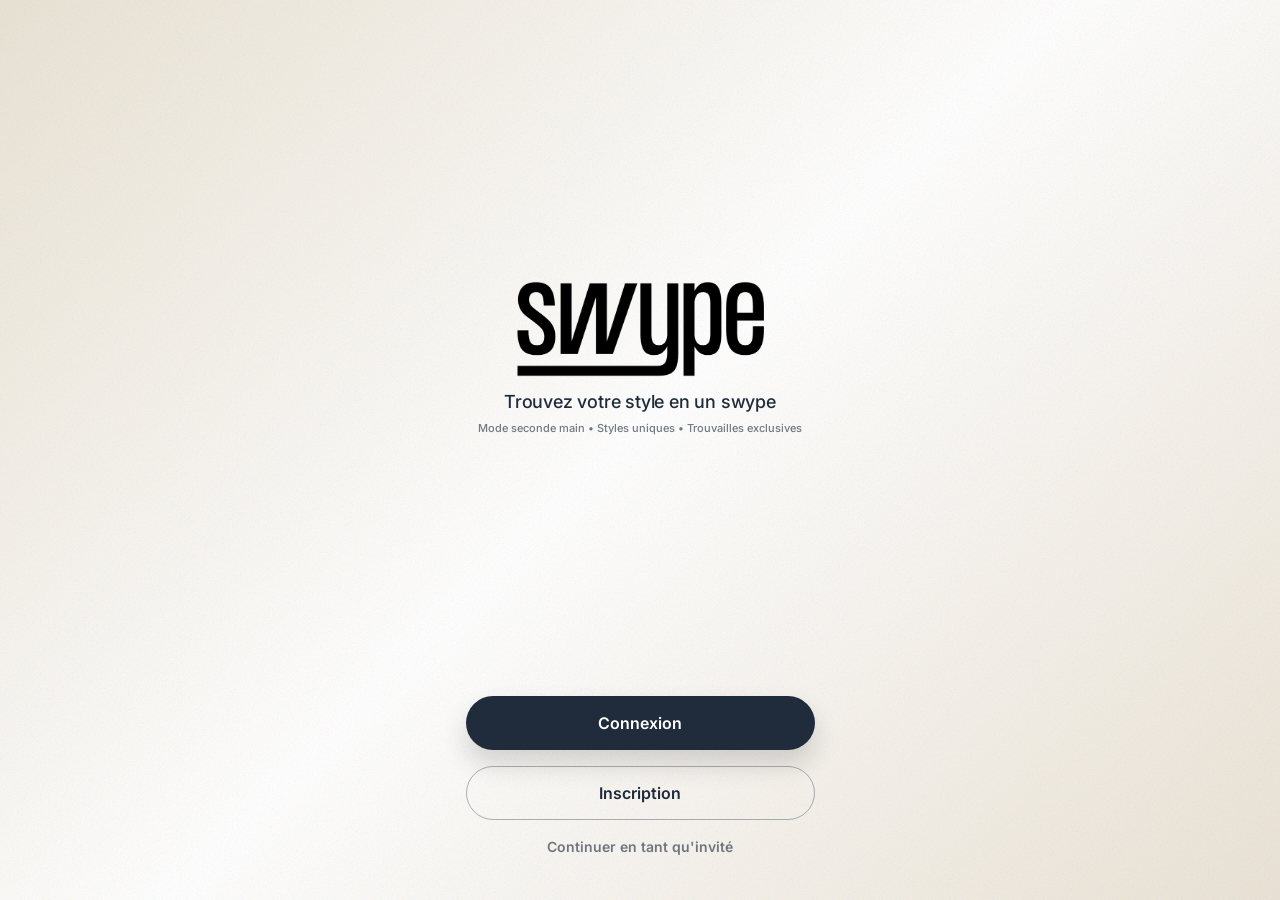
<file: index.html>
<!doctype html>
<html lang="fr">

<head>
  <meta charset="UTF-8" />
  <meta name="viewport" content="width=device-width, initial-scale=1.0" />
  <title>Bienvenue</title>
  <link rel="preconnect" href="https://fonts.googleapis.com" />
  <link rel="preconnect" href="https://fonts.gstatic.com" crossorigin />
  <link href="https://fonts.googleapis.com/css2?family=Inter:wght@400;500;600;700&display=swap" rel="stylesheet" />
  <link rel="stylesheet" href="style.css" />
</head>

<body class="page-welcome">
  <div class="device device--welcome" id="device">
    <main class="welcome" aria-label="Bienvenue">
      <div class="welcome-center">
        <div class="welcome-copy" aria-label="Accroche">
          <img class="welcome-logo" src="asset/logo/logo-swype.webp" alt="SWype" />
          <h1 class="welcome-title">Trouvez votre style en un swype</h1>
          <p class="welcome-subline">Mode seconde main • Styles uniques • Trouvailles exclusives</p>
        </div>

        <div class="welcome-cta" aria-label="Actions">
          <div class="welcome-actions">
            <a class="welcome-btn welcome-btn--primary" href="connexion.html">Connexion</a>
            <a class="welcome-btn welcome-btn--outline" href="inscription.html">Inscription</a>
          </div>

          <a class="welcome-guest" href="accueil.html">Continuer en tant qu'invité</a>
        </div>
      </div>
    </main>
  </div>
</body>

</html>
</file>
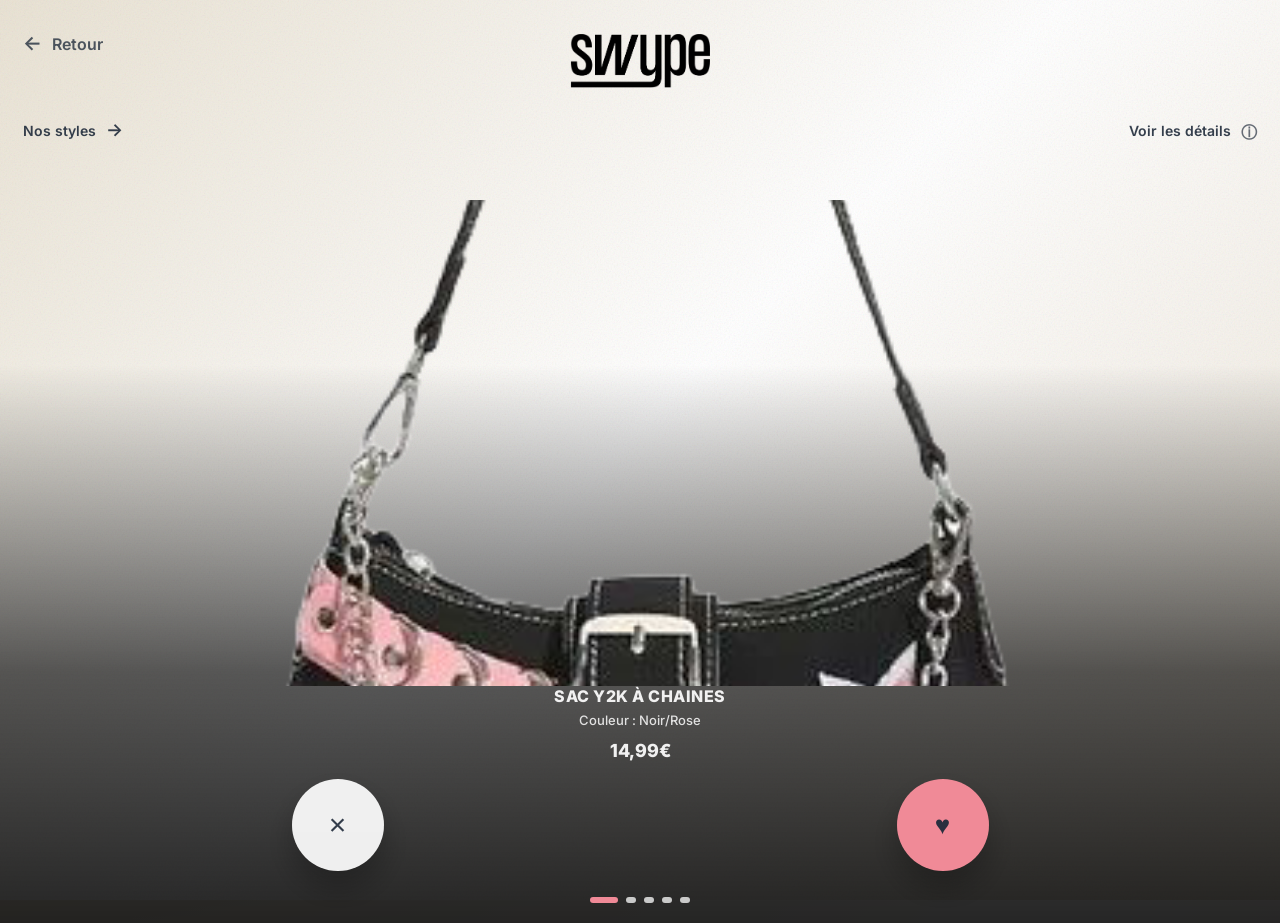
<file: accueil.html>
<!doctype html>
<html lang="fr">

<head>
  <meta charset="UTF-8" />
  <meta name="viewport" content="width=device-width, initial-scale=1.0" />
  <title>Accueil</title>
  <link rel="preconnect" href="https://fonts.googleapis.com" />
  <link rel="preconnect" href="https://fonts.gstatic.com" crossorigin />
  <link href="https://fonts.googleapis.com/css2?family=Inter:wght@400;500;600;700&display=swap" rel="stylesheet" />
  <link rel="stylesheet" href="style.css" />
</head>

<body class="page-home">
  <div class="home-shell" id="home">
    <header class="home-top" aria-label="En-tête">
      <a class="home-back" id="homeBack" href="index.html" aria-label="Retour">
        <span class="home-back__arrow" aria-hidden="true">←</span>
        <span class="home-back__label">Retour</span>
      </a>
      <img class="home-logo" src="asset/logo/logo-swype.webp" alt="SWype" />

      <div class="home-nav" aria-label="Navigation">
        <a class="home-link" href="styles.html">Nos styles <span class="home-link__arrow"
            aria-hidden="true">→</span></a>
        <a class="home-link home-link--details" href="#">Voir les détails <span class="home-link__info"
            aria-hidden="true">ⓘ</span></a>
      </div>
    </header>

    <main class="home" aria-label="Accueil">
      <section class="home-stage" aria-label="Produit">
        <div class="home-card" id="swipeCard" role="group" aria-label="Carte produit">
          <div class="home-card__overlay home-card__overlay--no" aria-hidden="true">✕</div>
          <div class="home-card__overlay home-card__overlay--yes" aria-hidden="true">♥</div>
          <div class="home-card__media" aria-hidden="true"></div>
        </div>
      </section>

      <div class="details-modal" id="detailsModal" aria-hidden="true">
        <div class="details-backdrop" data-details-close></div>
        <div class="details-sheet" role="dialog" aria-modal="true" aria-label="Détails article">
          <div class="details-media" id="detailsMedia" aria-hidden="true"></div>
          <button class="details-close" type="button" aria-label="Fermer" data-details-close>✕</button>
          <div class="details-content" id="detailsContent"></div>
        </div>
      </div>

      <section class="home-end" id="homeEnd" aria-label="Fin de sélection" hidden>
        <h1 class="home-end__title">Sélection Terminée</h1>
        <p class="home-end__subtitle">Allez voir votre sélection du jour</p>
        <a class="home-end__cta" href="favoris.html">Mes Favoris</a>
      </section>

      <section class="home-bottom" aria-label="Actions">
        <div class="home-bottom__fade" aria-hidden="true"></div>

        <div class="home-product" aria-label="Informations produit">
          <div class="home-product__title" id="productTitle">SAC Y2K À CHAINES</div>
          <div class="home-product__meta" id="productMeta">Couleur : Noir/Rose</div>
          <div class="home-product__price" id="productPrice">14,99€</div>
        </div>

        <div class="home-actions" aria-label="Boutons">
          <button class="home-action home-action--no" id="btnNo" type="button" aria-label="Refuser">×</button>
          <button class="home-action home-action--fav" id="btnYes" type="button" aria-label="Favori">♥</button>
        </div>

        <div class="home-dots" id="homeDots" aria-label="Pagination">
          <span class="home-dot home-dot--active"></span>
          <span class="home-dot"></span>
          <span class="home-dot"></span>
          <span class="home-dot"></span>
          <span class="home-dot"></span>
        </div>
      </section>
    </main>
  </div>

  <script src="accueil.js"></script>
</body>

</html>
</file>
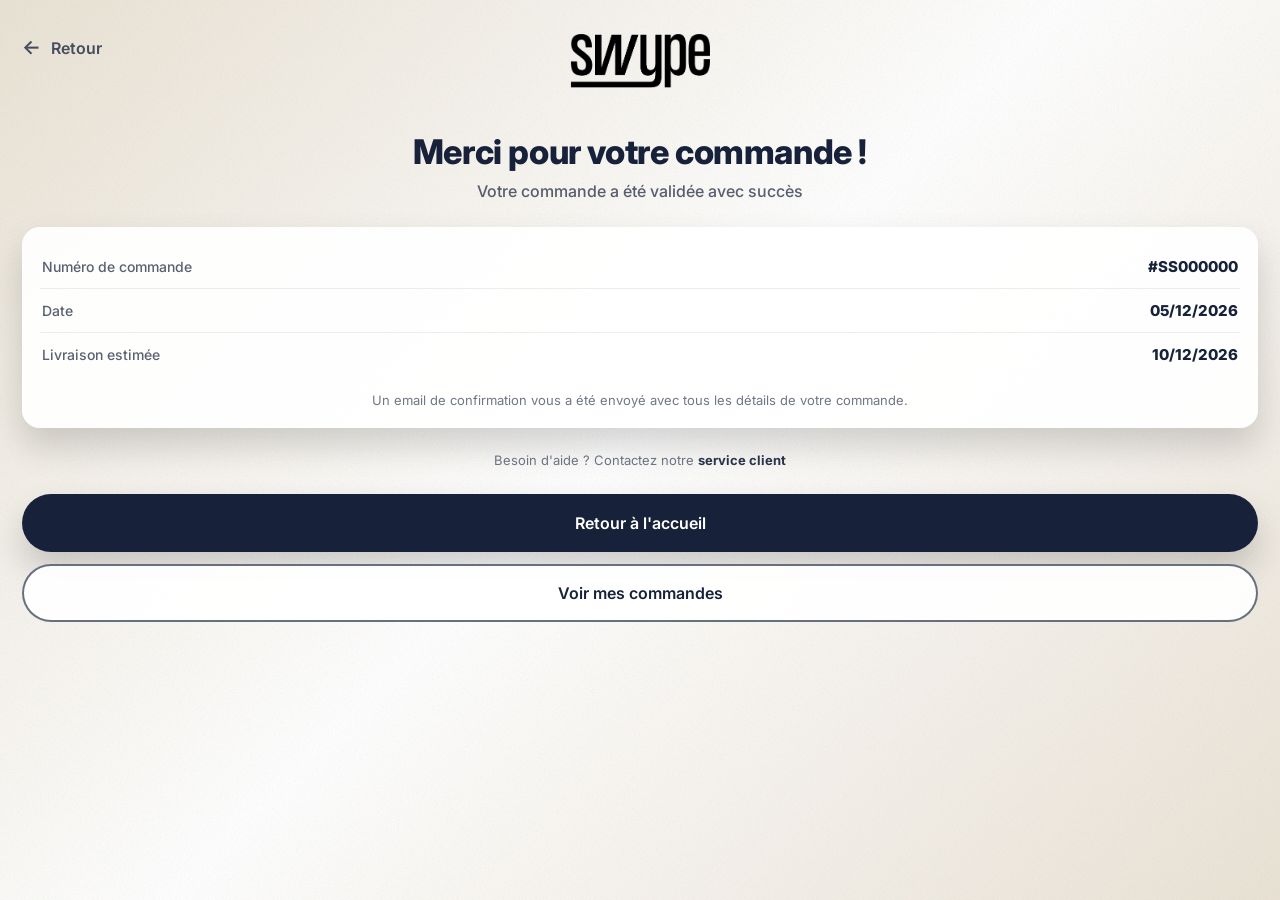
<file: commande-realisee.html>
<!doctype html>
<html lang="fr">

<head>
  <meta charset="UTF-8" />
  <meta name="viewport" content="width=device-width, initial-scale=1.0" />
  <title>Commande validée</title>
  <link rel="preconnect" href="https://fonts.googleapis.com" />
  <link rel="preconnect" href="https://fonts.gstatic.com" crossorigin />
  <link href="https://fonts.googleapis.com/css2?family=Inter:wght@400;500;600;700&display=swap" rel="stylesheet" />
  <link rel="stylesheet" href="style.css" />
</head>

<body class="page-commande-realisee">
  <div class="commande-ok-shell" id="commandeOk">
    <header class="commande-ok-top" aria-label="En-tête">
      <a class="commande-ok-back" href="panier.html" aria-label="Retour">
        <span class="commande-ok-back__arrow" aria-hidden="true">←</span>
        <span class="commande-ok-back__label">Retour</span>
      </a>
      <img class="commande-ok-logo" src="asset/logo/logo-swype.webp" alt="SWype" />
    </header>

    <main class="commande-ok" aria-label="Commande validée">
      <header class="commande-ok-head" aria-label="Merci">
        <h1 class="commande-ok-title">Merci pour votre commande&nbsp;!</h1>
        <p class="commande-ok-subtitle">Votre commande a été validée avec succès</p>
      </header>

      <section class="commande-ok-card" aria-label="Détails commande">
        <div class="commande-ok-row">
          <div class="commande-ok-label">Numéro de commande</div>
          <div class="commande-ok-value" id="orderNumber">#SS000000</div>
        </div>
        <div class="commande-ok-row">
          <div class="commande-ok-label">Date</div>
          <div class="commande-ok-value" id="orderDate">--/--/----</div>
        </div>
        <div class="commande-ok-row commande-ok-row--last">
          <div class="commande-ok-label">Livraison estimée</div>
          <div class="commande-ok-value" id="deliveryDate">--/--/----</div>
        </div>

        <p class="commande-ok-note">Un email de confirmation vous a été envoyé avec tous les détails de votre commande.</p>
      </section>

      <p class="commande-ok-help">Besoin d'aide&nbsp;? Contactez notre <a class="commande-ok-link" href="#">service client</a></p>

      <div class="commande-ok-actions" aria-label="Actions">
        <a class="commande-ok-btn commande-ok-btn--primary" href="accueil.html">Retour à l'accueil</a>
        <a class="commande-ok-btn commande-ok-btn--outline" href="#">Voir mes commandes</a>
      </div>
    </main>
  </div>

  <script src="commande-realisee.js"></script>
</body>

</html>
</file>
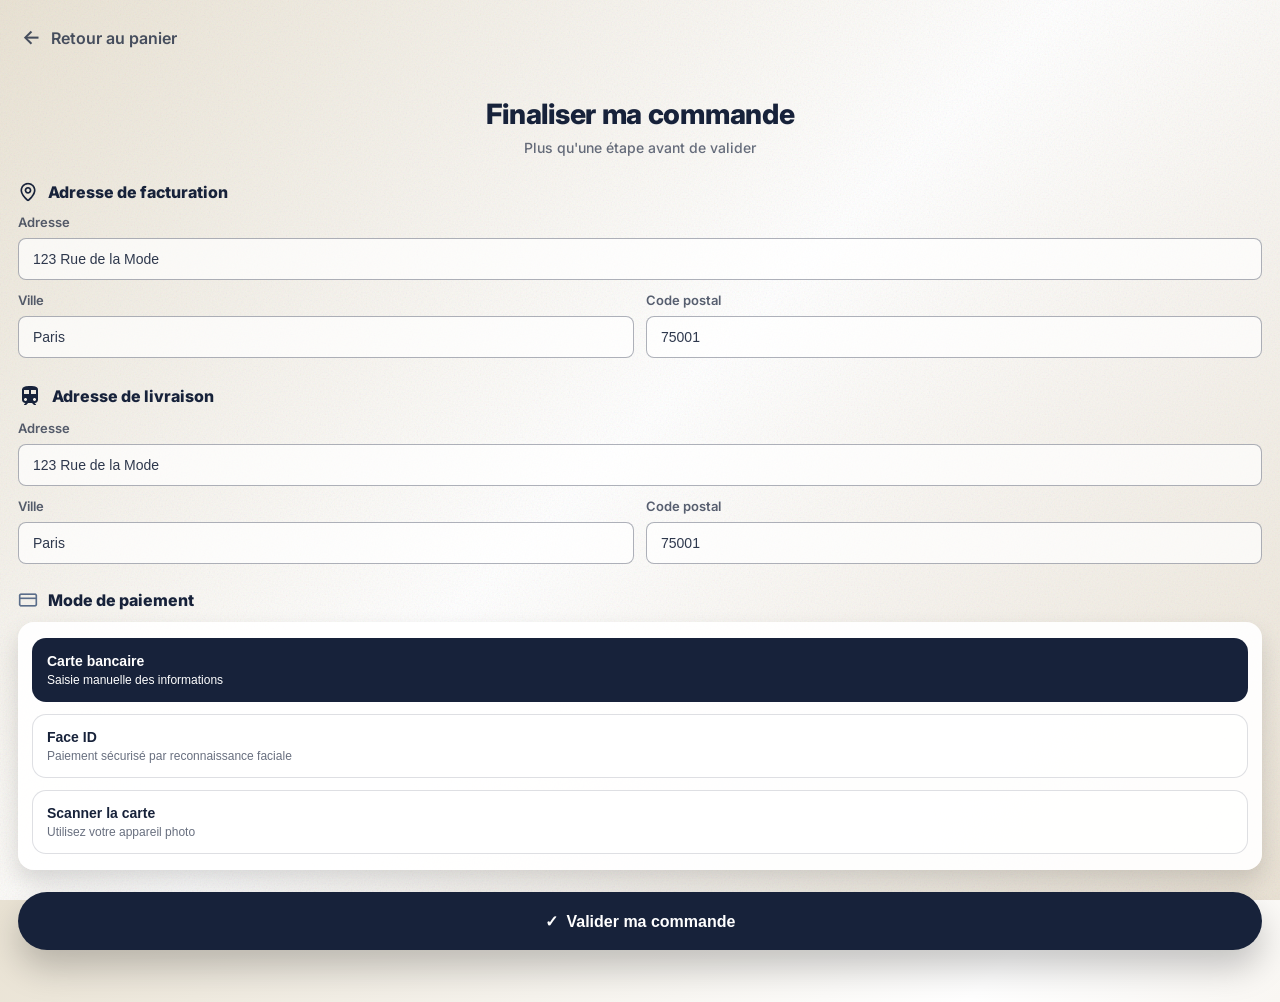
<file: commande.html>
<!doctype html>
<html lang="fr">

<head>
  <meta charset="UTF-8" />
  <meta name="viewport" content="width=device-width, initial-scale=1.0" />
  <title>Commande</title>
  <link rel="preconnect" href="https://fonts.googleapis.com" />
  <link rel="preconnect" href="https://fonts.gstatic.com" crossorigin />
  <link href="https://fonts.googleapis.com/css2?family=Inter:wght@400;500;600;700&display=swap" rel="stylesheet" />
  <link rel="stylesheet" href="style.css" />
</head>

<body class="page-commande">
  <div class="commande-shell" id="commande">
    <header class="commande-top" aria-label="En-tête">
      <a class="commande-back" href="panier.html" aria-label="Retour au panier">
        <span class="commande-back__arrow" aria-hidden="true">←</span>
        <span class="commande-back__label">Retour au panier</span>
      </a>
    </header>

    <main class="commande" aria-label="Commande">
      <header class="commande-head" aria-label="Titre">
        <h1 class="commande-title">Finaliser ma commande</h1>
        <p class="commande-subtitle">Plus qu'une étape avant de valider</p>
      </header>

      <section class="commande-section" aria-label="Adresse de facturation">
        <h2 class="commande-section__title">
          <img class="commande-section__icon" src="asset/icones/Icon.png">
          Adresse de facturation
        </h2>

        <div class="commande-form">
          <label class="commande-field">
            <span class="commande-label">Adresse</span>
            <input class="commande-input" type="text" value="123 Rue de la Mode" />
          </label>

          <div class="commande-row">
            <label class="commande-field">
              <span class="commande-label">Ville</span>
              <input class="commande-input" type="text" value="Paris" />
            </label>
            <label class="commande-field">
              <span class="commande-label">Code postal</span>
              <input class="commande-input" type="text" value="75001" />
            </label>
          </div>
        </div>
      </section>

      <section class="commande-section" aria-label="Adresse de livraison">
        <h2 class="commande-section__title">
          <img class="commande-section__icon" src="asset/icones/rail.png">
          Adresse de livraison
        </h2>

        <div class="commande-form">
          <label class="commande-field">
            <span class="commande-label">Adresse</span>
            <input class="commande-input" type="text" value="123 Rue de la Mode" />
          </label>

          <div class="commande-row">
            <label class="commande-field">
              <span class="commande-label">Ville</span>
              <input class="commande-input" type="text" value="Paris" />
            </label>
            <label class="commande-field">
              <span class="commande-label">Code postal</span>
              <input class="commande-input" type="text" value="75001" />
            </label>
          </div>
        </div>
      </section>

      <section class="commande-payment" aria-label="Mode de paiement">
        <h2 class="commande-payment__title">
          <img class="commande-section__icon" src="asset/icones/carte.png">
          Mode de paiement
        </h2>

        <div class="commande-payment__card">
          <button class="commande-payopt commande-payopt--active" type="button" aria-label="Carte bancaire"
            data-pay="card">
            <div class="commande-payopt__title">Carte bancaire</div>
            <div class="commande-payopt__desc">Saisie manuelle des informations</div>
          </button>

          <button class="commande-payopt" type="button" aria-label="Face ID" data-pay="faceid">
            <div class="commande-payopt__title">Face ID</div>
            <div class="commande-payopt__desc">Paiement sécurisé par reconnaissance faciale</div>
          </button>

          <button class="commande-payopt" type="button" aria-label="Scanner la carte" data-pay="scan">
            <div class="commande-payopt__title">Scanner la carte</div>
            <div class="commande-payopt__desc">Utilisez votre appareil photo</div>
          </button>
        </div>
      </section>

      <div class="commande-footer" aria-label="Valider">
        <button class="commande-submit" id="btnValiderCommande" type="button">✓&nbsp;&nbsp;Valider ma commande</button>
      </div>
    </main>

    <div class="toast" id="toast" role="status" aria-live="polite"></div>

    <div class="applepay-modal" id="applePayModal" aria-hidden="true">
      <div class="applepay-backdrop" data-applepay-close></div>
      <div class="applepay-sheet" role="dialog" aria-modal="true" aria-label="Apple Pay">
        <div class="applepay-top">
          <div class="applepay-title" aria-label="Apple Pay">
            <img class="applepay-apple" src="asset/icones/apple-logo.png"><span class="applepay-pay">Pay</span>
          </div>
          <button class="applepay-close" type="button" aria-label="Fermer" data-applepay-close>✕</button>
        </div>

        <div class="applepay-card">
          <div class="applepay-card__row">
            <div class="applepay-card__flag" aria-hidden="true"></div>
            <div class="applepay-card__meta">
              <div class="applepay-card__name">VISA</div>
              <div class="applepay-card__sub">Payr en 1 fois</div>
            </div>
            <div class="applepay-card__dots" aria-hidden="true">••• 1234</div>
          </div>

          <div class="applepay-divider" aria-hidden="true"></div>

          <button class="applepay-line" type="button" aria-label="Adresse de livraison">
            <span class="applepay-line__label">Shipping</span>
            <span class="applepay-line__value">123 Rue de la Mode</span>
            <span class="applepay-line__chev" aria-hidden="true">›</span>
          </button>

          <button class="applepay-line" type="button" aria-label="Mode de livraison">
            <span class="applepay-line__label">Delivery</span>
            <span class="applepay-line__value">Standard</span>
            <span class="applepay-line__chev" aria-hidden="true">›</span>
          </button>

          <div class="applepay-divider" aria-hidden="true"></div>

          <div class="applepay-total">
            <div class="applepay-total__label">Total</div>
            <div class="applepay-total__value">75,00 €</div>
          </div>
        </div>

        <button class="applepay-confirm" id="applePayConfirm" type="button"
          aria-label="Confirmer avec le bouton latéral">
          <img class="applepay-confirm__icon" src="asset/icones/face-id.png">
          Confirm with Side Button
        </button>
      </div>
    </div>
  </div>

  <script src="commande.js"></script>
</body>

</html>
</file>
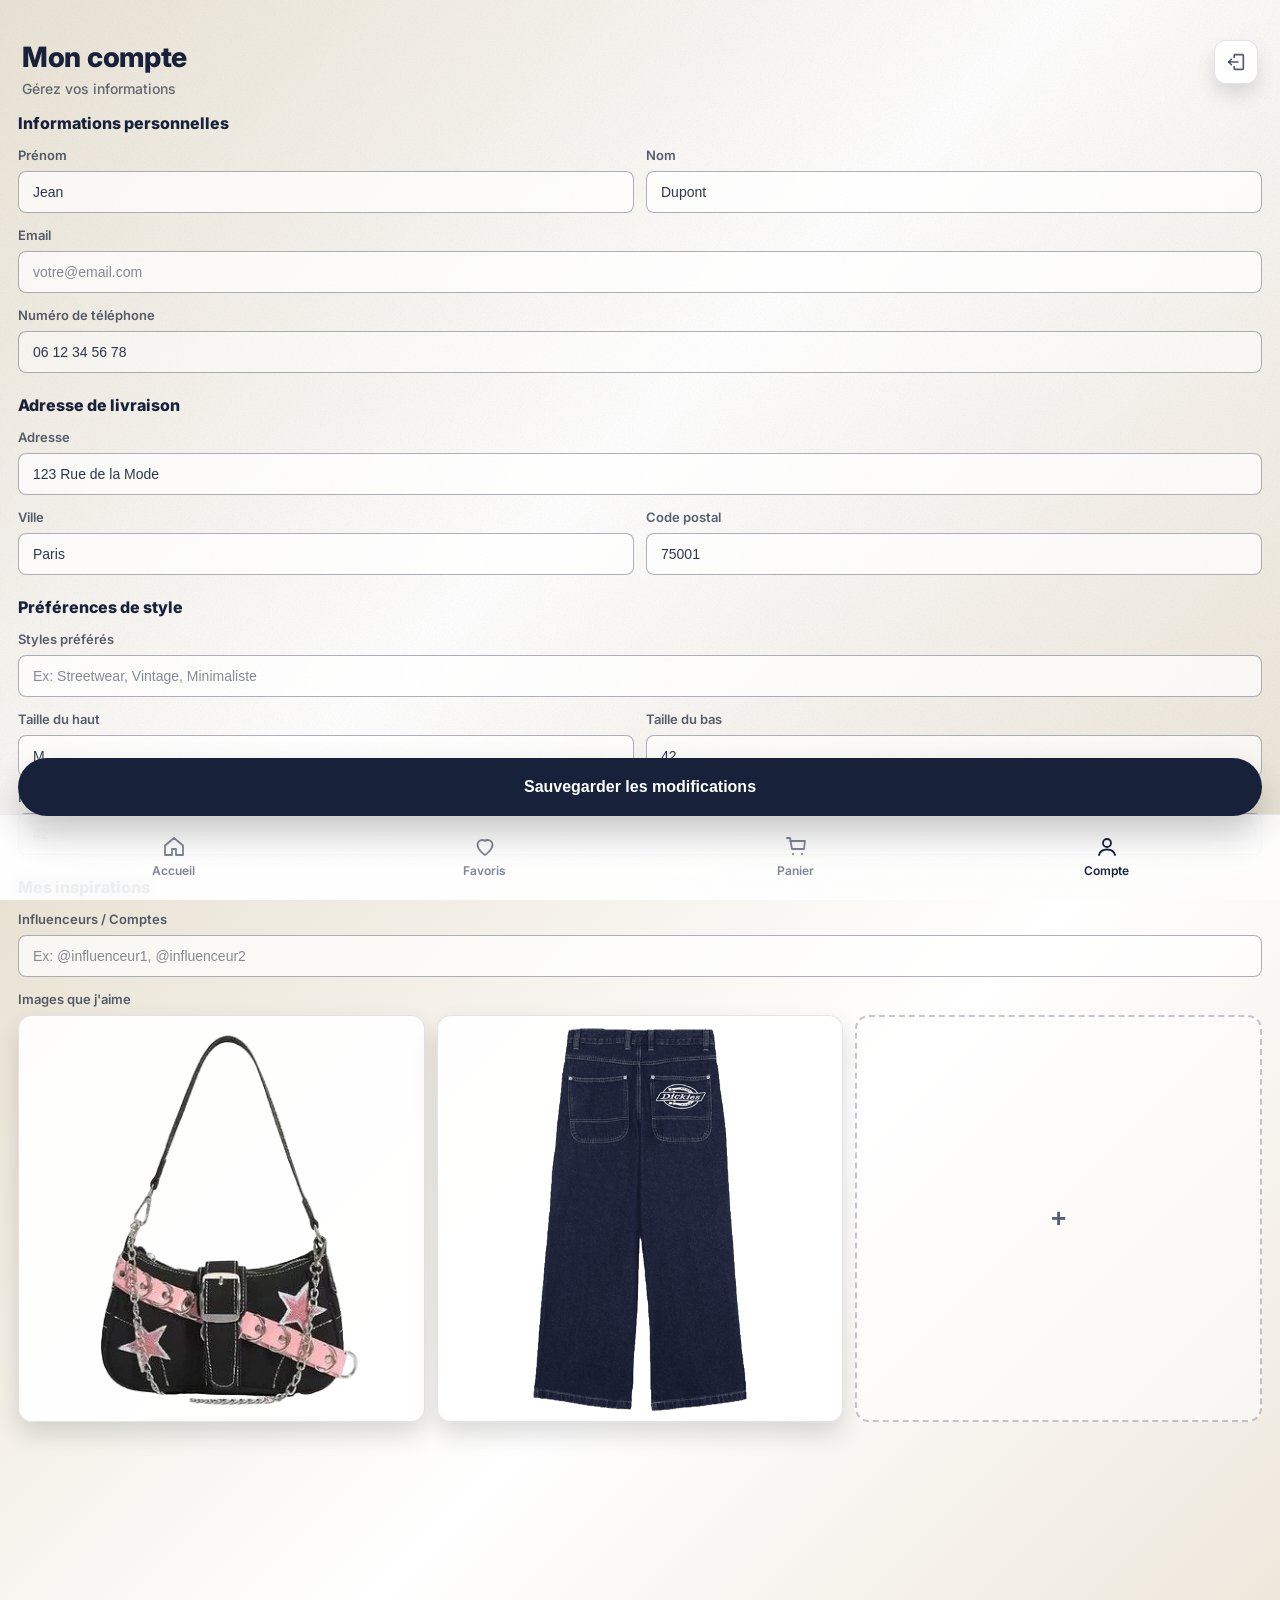
<file: compte.html>
<!doctype html>
<html lang="fr">

<head>
  <meta charset="UTF-8" />
  <meta name="viewport" content="width=device-width, initial-scale=1.0" />
  <title>Mon compte</title>
  <link rel="preconnect" href="https://fonts.googleapis.com" />
  <link rel="preconnect" href="https://fonts.gstatic.com" crossorigin />
  <link href="https://fonts.googleapis.com/css2?family=Inter:wght@400;500;600;700&display=swap" rel="stylesheet" />
  <link rel="stylesheet" href="style.css" />
</head>

<body class="page-compte">
  <div class="compte-shell" id="compte">
    <header class="compte-top" aria-label="En-tête">
      <div class="compte-top__row">
        <div>
          <h1 class="compte-title">Mon compte</h1>
          <p class="compte-subtitle">Gérez vos informations</p>
        </div>
        <a class="compte-logout" href="index.html" aria-label="Déconnexion">
          <svg width="22" height="22" viewBox="0 0 24 24" fill="none" xmlns="http://www.w3.org/2000/svg" aria-hidden="true">
            <path d="M10 7V5C10 4.44772 10.4477 4 11 4H19C19.5523 4 20 4.44772 20 5V19C20 19.5523 19.5523 20 19 20H11C10.4477 20 10 19.5523 10 19V17" stroke="currentColor" stroke-width="1.8" stroke-linecap="round" />
            <path d="M14 12H4" stroke="currentColor" stroke-width="1.8" stroke-linecap="round" />
            <path d="M7 9L4 12L7 15" stroke="currentColor" stroke-width="1.8" stroke-linecap="round" stroke-linejoin="round" />
          </svg>
        </a>
      </div>
    </header>

    <main class="compte" aria-label="Mon compte">
      <section class="compte-section" aria-label="Informations personnelles">
        <h2 class="compte-section__title">Informations personnelles</h2>

        <div class="compte-grid compte-grid--2">
          <label class="compte-field">
            <span class="compte-label">Prénom</span>
            <input class="compte-input" type="text" value="Jean" />
          </label>
          <label class="compte-field">
            <span class="compte-label">Nom</span>
            <input class="compte-input" type="text" value="Dupont" />
          </label>
        </div>

        <label class="compte-field">
          <span class="compte-label">Email</span>
          <input class="compte-input" type="email" placeholder="votre@email.com" />
        </label>

        <label class="compte-field">
          <span class="compte-label">Numéro de téléphone</span>
          <input class="compte-input compte-input--muted" type="tel" value="06 12 34 56 78" />
        </label>
      </section>

      <section class="compte-section" aria-label="Adresse de livraison">
        <h2 class="compte-section__title">Adresse de livraison</h2>

        <label class="compte-field">
          <span class="compte-label">Adresse</span>
          <input class="compte-input" type="text" value="123 Rue de la Mode" />
        </label>

        <div class="compte-grid compte-grid--2">
          <label class="compte-field">
            <span class="compte-label">Ville</span>
            <input class="compte-input" type="text" value="Paris" />
          </label>
          <label class="compte-field">
            <span class="compte-label">Code postal</span>
            <input class="compte-input" type="text" value="75001" />
          </label>
        </div>
      </section>

      <section class="compte-section" aria-label="Préférences de style">
        <h2 class="compte-section__title">Préférences de style</h2>

        <label class="compte-field">
          <span class="compte-label">Styles préférés</span>
          <input class="compte-input" type="text" placeholder="Ex: Streetwear, Vintage, Minimaliste" />
        </label>

        <div class="compte-grid compte-grid--3">
          <label class="compte-field">
            <span class="compte-label">Taille du haut</span>
            <input class="compte-input" type="text" value="M" />
          </label>
          <label class="compte-field">
            <span class="compte-label">Taille du bas</span>
            <input class="compte-input" type="text" value="42" />
          </label>
          <label class="compte-field">
            <span class="compte-label">Pointure</span>
            <input class="compte-input" type="text" value="42" />
          </label>
        </div>
      </section>

      <section class="compte-section" aria-label="Mes inspirations">
        <h2 class="compte-section__title">Mes inspirations</h2>

        <label class="compte-field">
          <span class="compte-label">Influenceurs / Comptes</span>
          <input class="compte-input" type="text" placeholder="Ex: @influenceur1, @influenceur2" />
        </label>

        <div class="compte-field">
          <span class="compte-label">Images que j'aime</span>
          <div class="compte-insp">
            <div class="compte-insp__img" style="background-image: url('asset/vetements/bag.png');" aria-label="Inspiration 1"></div>
            <div class="compte-insp__img" style="background-image: url('asset/vetements/dickies.png');" aria-label="Inspiration 2"></div>
            <button class="compte-insp__add" type="button" aria-label="Ajouter une inspiration">+</button>
          </div>
        </div>
      </section>
    </main>

    <div class="compte-save" aria-label="Sauvegarder">
      <button class="compte-save__btn" type="button">Sauvegarder les modifications</button>
    </div>

    <nav class="tabbar" aria-label="Navigation principale">
      <a class="tabbar-item" href="accueil.html" aria-label="Accueil">
        <svg width="24" height="24" viewBox="0 0 24 24" fill="none" xmlns="http://www.w3.org/2000/svg" aria-hidden="true">
          <path d="M3 10.5L12 3L21 10.5V20H14V14H10V20H3V10.5Z" stroke="currentColor" stroke-width="1.8" stroke-linejoin="round" />
        </svg>
        <span class="tabbar-label">Accueil</span>
      </a>
      <a class="tabbar-item" href="favoris.html" aria-label="Favoris">
        <svg width="24" height="24" viewBox="0 0 24 24" fill="none" xmlns="http://www.w3.org/2000/svg" aria-hidden="true">
          <path d="M12 20S4.5 15.2 4.5 9.8C4.5 7 6.7 5 9.4 5C10.9 5 12 5.8 12 5.8C12 5.8 13.1 5 14.6 5C17.3 5 19.5 7 19.5 9.8C19.5 15.2 12 20 12 20Z" stroke="currentColor" stroke-width="1.8" stroke-linejoin="round" />
        </svg>
        <span class="tabbar-label">Favoris</span>
      </a>
      <a class="tabbar-item" href="panier.html" aria-label="Panier">
        <svg width="24" height="24" viewBox="0 0 24 24" fill="none" xmlns="http://www.w3.org/2000/svg" aria-hidden="true">
          <path d="M6 6H21L20 14H8L6 3H3" stroke="currentColor" stroke-width="1.8" stroke-linecap="round" stroke-linejoin="round" />
          <path d="M9 20C9.55228 20 10 19.5523 10 19C10 18.4477 9.55228 18 9 18C8.44772 18 8 18.4477 8 19C8 19.5523 8.44772 20 9 20Z" fill="currentColor" />
          <path d="M18 20C18.5523 20 19 19.5523 19 19C19 18.4477 18.5523 18 18 18C17.4477 18 17 18.4477 17 19C17 19.5523 17.4477 20 18 20Z" fill="currentColor" />
        </svg>
        <span class="tabbar-label">Panier</span>
      </a>
      <a class="tabbar-item tabbar-item--active" href="compte.html" aria-label="Compte">
        <svg width="24" height="24" viewBox="0 0 24 24" fill="none" xmlns="http://www.w3.org/2000/svg" aria-hidden="true">
          <path d="M12 12C14.2091 12 16 10.2091 16 8C16 5.79086 14.2091 4 12 4C9.79086 4 8 5.79086 8 8C8 10.2091 9.79086 12 12 12Z" stroke="currentColor" stroke-width="1.8" stroke-linejoin="round" />
          <path d="M4 20C4.8 16.6 8 14.5 12 14.5C16 14.5 19.2 16.6 20 20" stroke="currentColor" stroke-width="1.8" stroke-linecap="round" />
        </svg>
        <span class="tabbar-label">Compte</span>
      </a>
    </nav>
  </div>
</body>

</html>
</file>
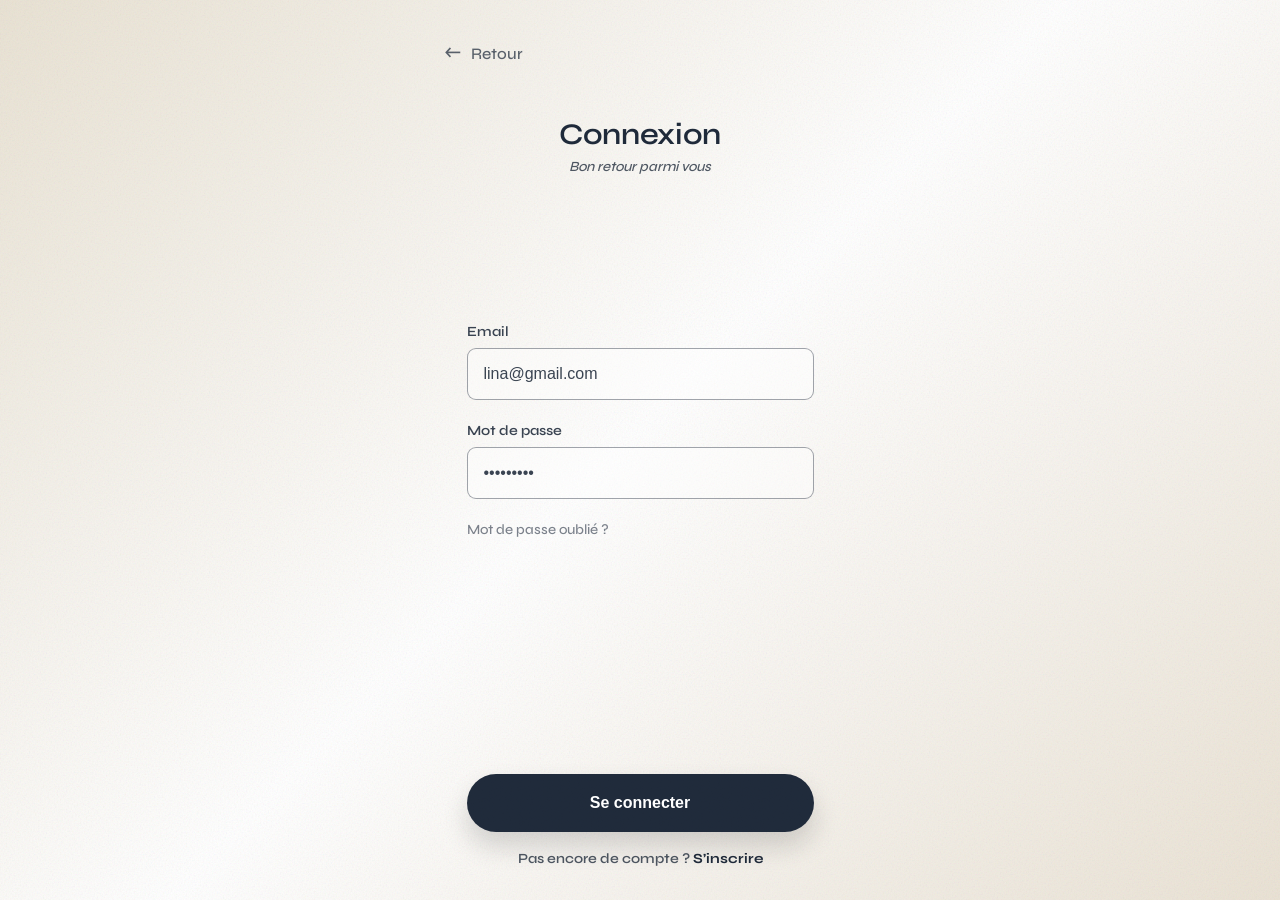
<file: connexion.html>
<!doctype html>
<html lang="fr">

<head>
  <meta charset="UTF-8" />
  <meta name="viewport" content="width=device-width, initial-scale=1.0" />
  <title>Connexion</title>
  <link rel="preconnect" href="https://fonts.googleapis.com" />
  <link rel="preconnect" href="https://fonts.gstatic.com" crossorigin />
  <link href="https://fonts.googleapis.com/css2?family=Inter:wght@400;500;600;700&display=swap" rel="stylesheet" />
  <link rel="stylesheet" href="style.css" />
</head>

<body class="page-login">
  <div class="device device--login" id="device">
    <header class="login-top">
      <a class="login-back" href="index.html" aria-label="Retour">
        <span class="login-back__icon" aria-hidden="true">←</span>
        <span class="login-back__text">Retour</span>
      </a>
    </header>

    <main class="login" aria-label="Connexion">
      <div class="login-center">
        <div class="login-head">
          <h1 class="login-title">Connexion</h1>
          <p class="login-subtitle">Bon retour parmi vous</p>
        </div>

        <form class="login-form" id="loginForm">
          <label class="field">
            <span class="field-label">Email</span>
            <input class="field-input" type="email" name="email" placeholder="Entrez votre email" autocomplete="email"
              value="lina@gmail.com" required />
          </label>

          <label class="field">
            <span class="field-label">Mot de passe</span>
            <input class="field-input" type="password" name="password" placeholder="Entrez votre mot de passe"
              value="123456789" autocomplete="current-password" required />
          </label>

          <a class="login-forgot" href="#" id="forgotLink">Mot de passe oublié ?</a>

          <button class="login-submit" type="submit">Se connecter</button>
        </form>

        <p class="login-foot">
          Pas encore de compte ?
          <a class="login-signup" href="inscription.html">S’inscrire</a>
        </p>
      </div>
    </main>
  </div>

  <script src="connexion.js"></script>
</body>

</html>
</file>
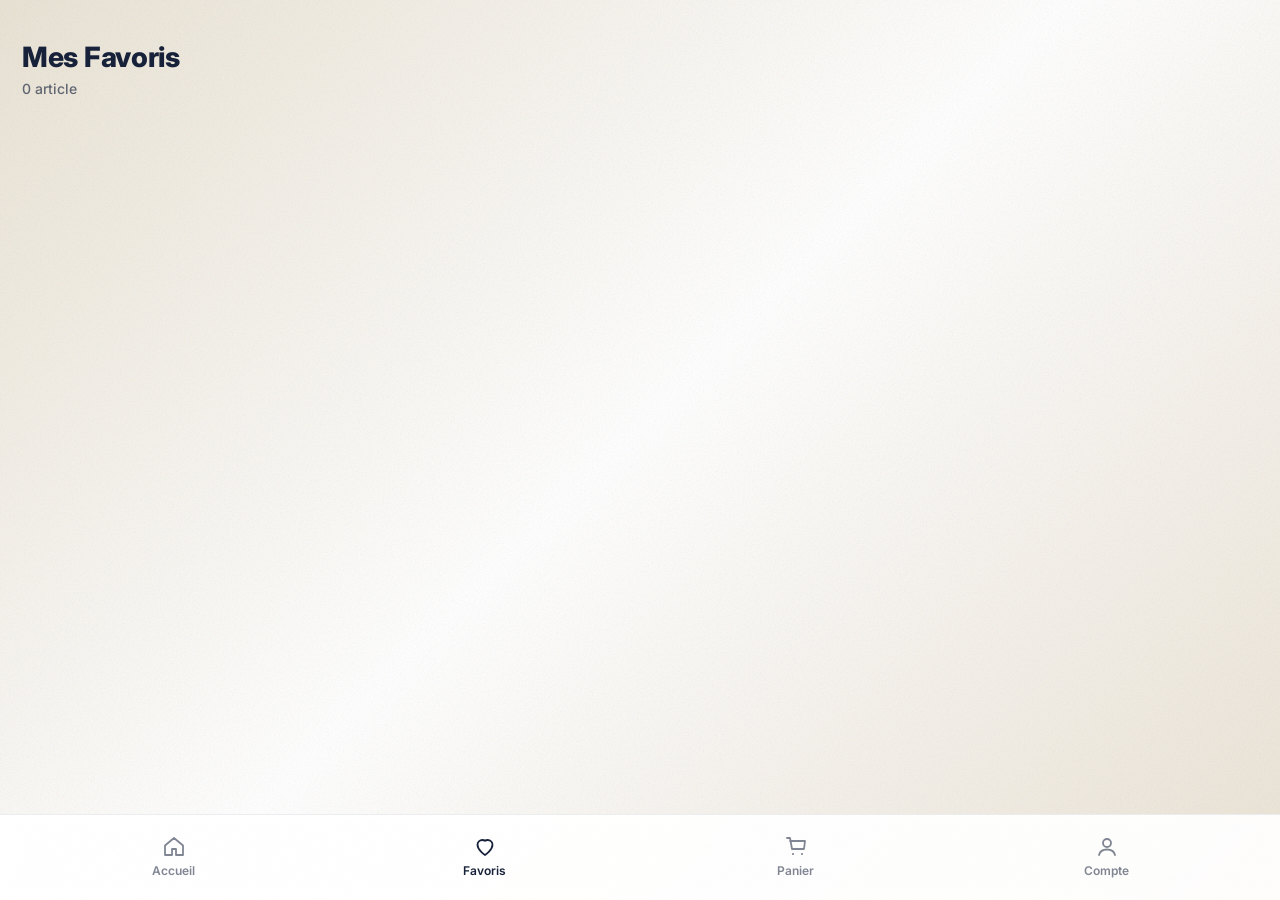
<file: favoris.html>
<!doctype html>
<html lang="fr">

<head>
  <meta charset="UTF-8" />
  <meta name="viewport" content="width=device-width, initial-scale=1.0" />
  <title>Favoris</title>
  <link rel="preconnect" href="https://fonts.googleapis.com" />
  <link rel="preconnect" href="https://fonts.gstatic.com" crossorigin />
  <link href="https://fonts.googleapis.com/css2?family=Inter:wght@400;500;600;700&display=swap" rel="stylesheet" />
  <link rel="stylesheet" href="style.css" />
</head>

<body class="page-favoris">
  <div class="favoris-shell" id="favoris">
    <header class="favoris-top" aria-label="En-tête">
      <h1 class="favoris-title">Mes Favoris</h1>
      <div class="favoris-count">3 articles</div>
    </header>

    <main class="favoris" aria-label="Favoris">
      <section class="favoris-list" aria-label="Liste des favoris">
        <div id="favorisList"></div>
      </section>
    </main>

    <nav class="tabbar" aria-label="Navigation principale">
      <a class="tabbar-item" href="accueil.html" aria-label="Accueil">
        <svg width="24" height="24" viewBox="0 0 24 24" fill="none" xmlns="http://www.w3.org/2000/svg"
          aria-hidden="true">
          <path d="M3 10.5L12 3L21 10.5V20H14V14H10V20H3V10.5Z" stroke="currentColor" stroke-width="1.8"
            stroke-linejoin="round" />
        </svg>
        <span class="tabbar-label">Accueil</span>
      </a>
      <a class="tabbar-item tabbar-item--active" href="favoris.html" aria-label="Favoris">
        <svg width="24" height="24" viewBox="0 0 24 24" fill="none" xmlns="http://www.w3.org/2000/svg"
          aria-hidden="true">
          <path
            d="M12 20S4.5 15.2 4.5 9.8C4.5 7 6.7 5 9.4 5C10.9 5 12 5.8 12 5.8C12 5.8 13.1 5 14.6 5C17.3 5 19.5 7 19.5 9.8C19.5 15.2 12 20 12 20Z"
            stroke="currentColor" stroke-width="1.8" stroke-linejoin="round" />
        </svg>
        <span class="tabbar-label">Favoris</span>
      </a>
      <a class="tabbar-item" href="panier.html" aria-label="Panier">
        <svg width="24" height="24" viewBox="0 0 24 24" fill="none" xmlns="http://www.w3.org/2000/svg"
          aria-hidden="true">
          <path d="M6 6H21L20 14H8L6 3H3" stroke="currentColor" stroke-width="1.8" stroke-linecap="round"
            stroke-linejoin="round" />
          <path
            d="M9 20C9.55228 20 10 19.5523 10 19C10 18.4477 9.55228 18 9 18C8.44772 18 8 18.4477 8 19C8 19.5523 8.44772 20 9 20Z"
            fill="currentColor" />
          <path
            d="M18 20C18.5523 20 19 19.5523 19 19C19 18.4477 18.5523 18 18 18C17.4477 18 17 18.4477 17 19C17 19.5523 17.4477 20 18 20Z"
            fill="currentColor" />
        </svg>
        <span class="tabbar-label">Panier</span>
      </a>
      <a class="tabbar-item" href="compte.html" aria-label="Compte">
        <svg width="24" height="24" viewBox="0 0 24 24" fill="none" xmlns="http://www.w3.org/2000/svg"
          aria-hidden="true">
          <path
            d="M12 12C14.2091 12 16 10.2091 16 8C16 5.79086 14.2091 4 12 4C9.79086 4 8 5.79086 8 8C8 10.2091 9.79086 12 12 12Z"
            stroke="currentColor" stroke-width="1.8" stroke-linejoin="round" />
          <path d="M4 20C4.8 16.6 8 14.5 12 14.5C16 14.5 19.2 16.6 20 20" stroke="currentColor" stroke-width="1.8"
            stroke-linecap="round" />
        </svg>
        <span class="tabbar-label">Compte</span>
      </a>
    </nav>

    <div class="toast" id="toast" role="status" aria-live="polite"></div>
  </div>

  <script src="favoris.js"></script>
</body>

</html>
</file>
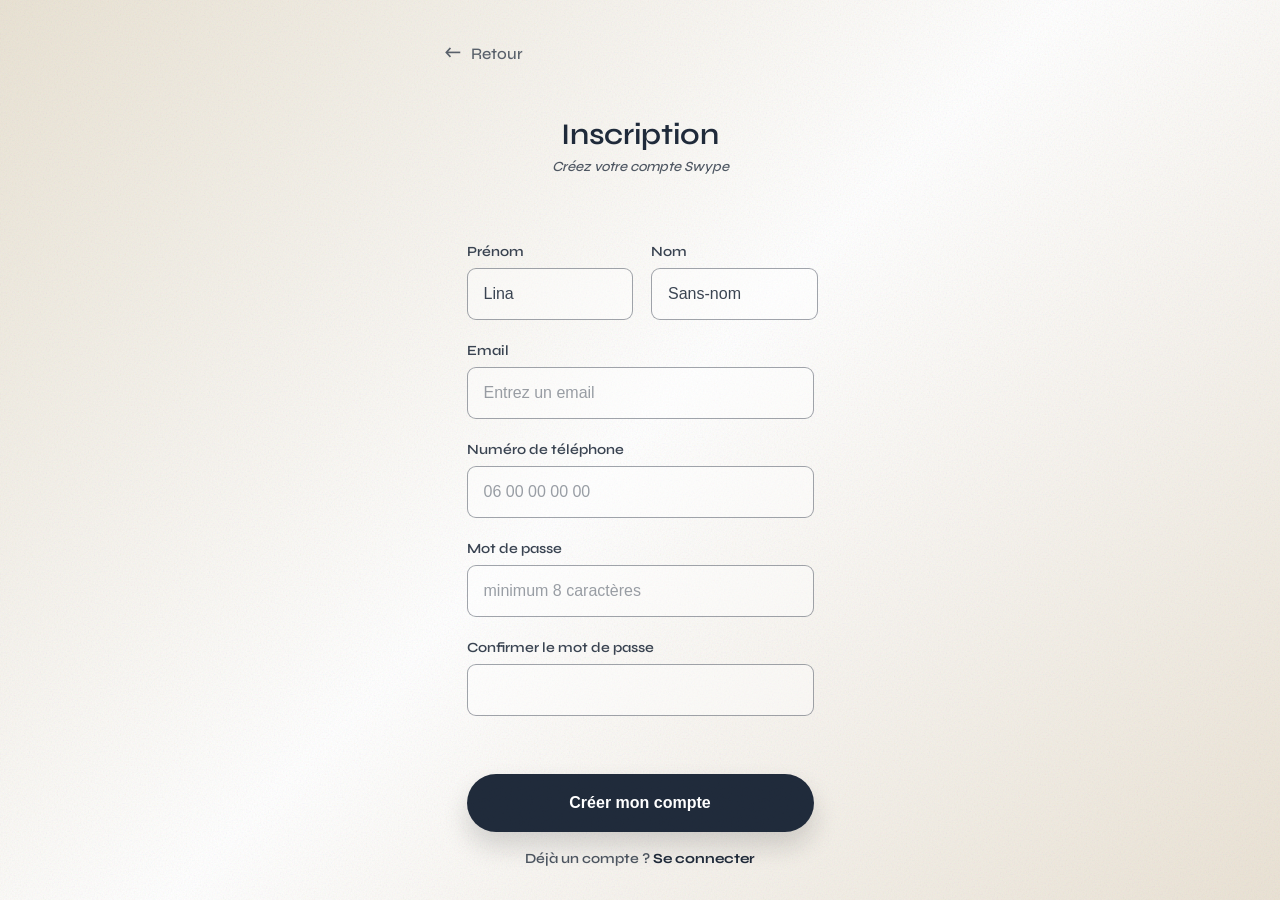
<file: inscription.html>
<!doctype html>
<html lang="fr">

<head>
  <meta charset="UTF-8" />
  <meta name="viewport" content="width=device-width, initial-scale=1.0" />
  <title>Inscription</title>
  <link rel="preconnect" href="https://fonts.googleapis.com" />
  <link rel="preconnect" href="https://fonts.gstatic.com" crossorigin />
  <link
    href="https://fonts.googleapis.com/css2?family=Inter:wght@400;500;600;700&family=Syne:wght@400;500;600;700&display=swap"
    rel="stylesheet" />
  <link rel="stylesheet" href="style.css" />
</head>

<body class="page-login">
  <div class="device device--login" id="device">
    <header class="login-top">
      <a class="login-back" href="connexion.html" aria-label="Retour">
        <span class="login-back__icon" aria-hidden="true">←</span>
        <span class="login-back__text">Retour</span>
      </a>
    </header>

    <main class="login" aria-label="Inscription">
      <div class="login-center">
        <div class="login-head">
          <h1 class="login-title">Inscription</h1>
          <p class="login-subtitle">Créez votre compte Swype</p>
        </div>

        <form class="register-form" action="accueil.html">
          <div class="signup-row">
            <label class="field">
              <span class="field-label">Prénom</span>
              <input class="field-input" type="text" name="firstName" autocomplete="given-name" value="Lina"
                required />
            </label>

            <label class="field">
              <span class="field-label">Nom</span>
              <input class="field-input" type="text" name="lastName" autocomplete="family-name" value = "Sans-nom"
                required />
            </label>
          </div>

          <label class="field">
            <span class="field-label">Email</span>
            <input class="field-input" type="email" name="email" placeholder="Entrez un email" autocomplete="email"
              required />
          </label>

          <label class="field">
            <span class="field-label">Numéro de téléphone</span>
            <input class="field-input" type="tel" name="phone" placeholder="06 00 00 00 00" autocomplete="tel"
              required />
          </label>

          <label class="field">
            <span class="field-label">Mot de passe</span>
            <input class="field-input" type="password" name="password" placeholder="minimum 8 caractères"
              autocomplete="new-password" required />
          </label>

          <label class="field">
            <span class="field-label">Confirmer le mot de passe</span>
            <input class="field-input" type="password" name="confirmPassword" placeholder=""
              autocomplete="new-password" required />
          </label>

          <button class="login-submit" type="submit">Créer mon compte</button>
        </form>

        <p class="login-foot">
          Déjà un compte ?
          <a class="login-signup" href="connexion.html">Se connecter</a>
        </p>
      </div>
    </main>
  </div>
</body>

</html>
</file>
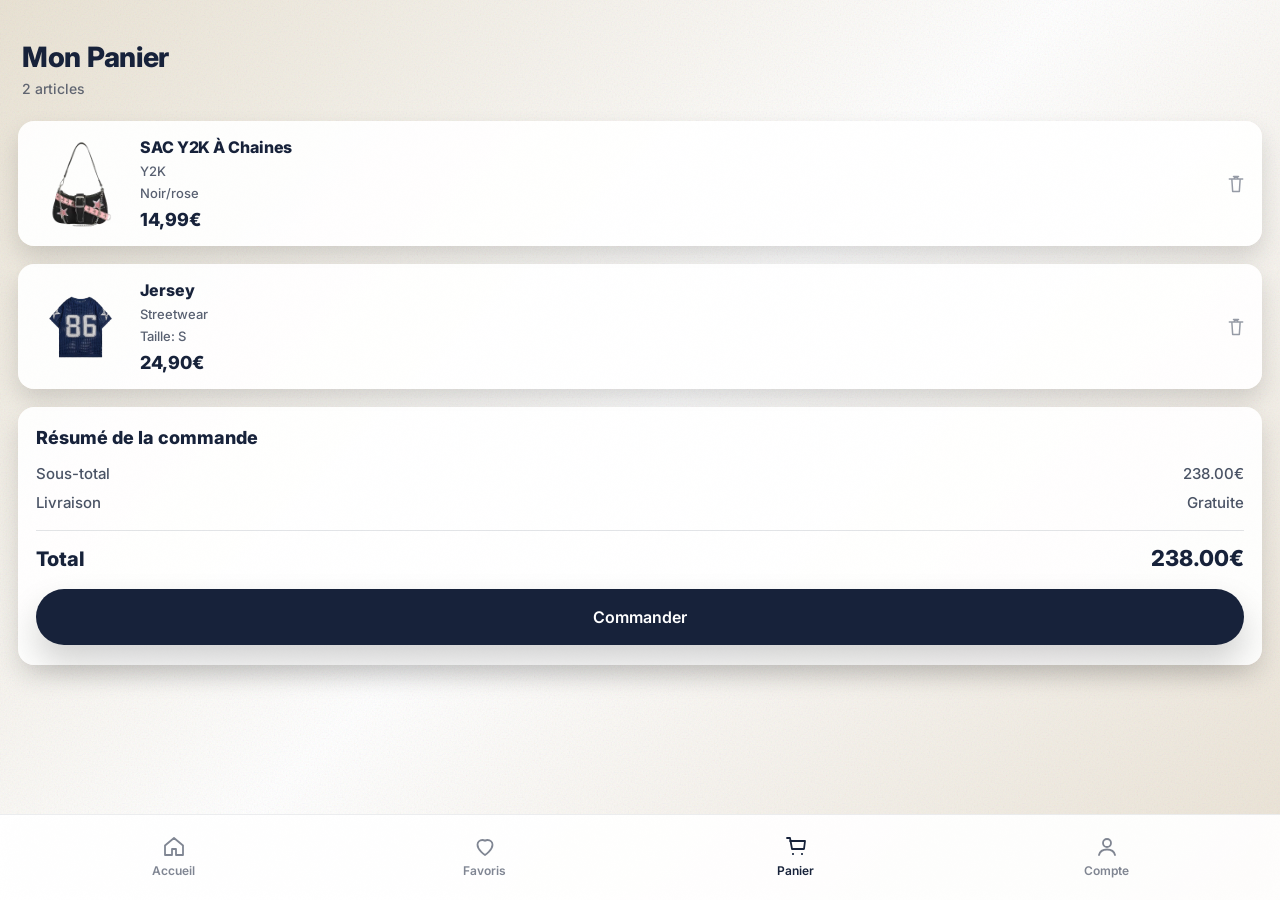
<file: panier.html>
<!doctype html>
<html lang="fr">

<head>
  <meta charset="UTF-8" />
  <meta name="viewport" content="width=device-width, initial-scale=1.0" />
  <title>Panier</title>
  <link rel="preconnect" href="https://fonts.googleapis.com" />
  <link rel="preconnect" href="https://fonts.gstatic.com" crossorigin />
  <link href="https://fonts.googleapis.com/css2?family=Inter:wght@400;500;600;700&display=swap" rel="stylesheet" />
  <link rel="stylesheet" href="style.css" />
</head>

<body class="page-panier">
  <div class="panier-shell" id="panier">
    <header class="panier-top" aria-label="En-tête">
      <h1 class="panier-title">Mon Panier</h1>
      <div class="panier-count">2 articles</div>
    </header>

    <main class="panier" aria-label="Panier">
      <section class="panier-list" aria-label="Articles du panier">
        <article class="panier-item" aria-label="Article 1">
          <div class="panier-item__media" style="background-image: url('asset/vetements/bag.png');" aria-hidden="true">
          </div>
          <div class="panier-item__content">
            <div class="panier-item__row">
              <div class="panier-item__title">SAC Y2K À Chaines</div>
            </div>
            <div class="panier-item__meta">Y2K</div>
            <div class="panier-item__meta">Noir/rose</div>
            <div class="panier-item__price">14,99€</div>
          </div>
          <button class="panier-item__trash" type="button" aria-label="Supprimer">
            <svg width="20" height="20" viewBox="0 0 24 24" fill="none" xmlns="http://www.w3.org/2000/svg"
              aria-hidden="true">
              <path d="M9 3H15M4 6H20M10 6V5C10 4.44772 10.4477 4 11 4H13C13.5523 4 14 4.44772 14 5V6M7 6L8 21H16L17 6"
                stroke="currentColor" stroke-width="1.8" stroke-linecap="round" stroke-linejoin="round" />
            </svg>
          </button>
        </article>

        <article class="panier-item" aria-label="Article 2">
          <div class="panier-item__media" style="background-image: url('asset/vetements/jerseyy.png');"
            aria-hidden="true"></div>
          <div class="panier-item__content">
            <div class="panier-item__row">
              <div class="panier-item__title">Jersey</div>
            </div>
            <div class="panier-item__meta">Streetwear</div>
            <div class="panier-item__meta">Taille: S</div>
            <div class="panier-item__price">24,90€</div>
          </div>
          <button class="panier-item__trash" type="button" aria-label="Supprimer">
            <svg width="20" height="20" viewBox="0 0 24 24" fill="none" xmlns="http://www.w3.org/2000/svg"
              aria-hidden="true">
              <path d="M9 3H15M4 6H20M10 6V5C10 4.44772 10.4477 4 11 4H13C13.5523 4 14 4.44772 14 5V6M7 6L8 21H16L17 6"
                stroke="currentColor" stroke-width="1.8" stroke-linecap="round" stroke-linejoin="round" />
            </svg>
          </button>
        </article>
      </section>

      <section class="panier-summary" aria-label="Résumé de la commande">
        <h2 class="panier-summary__title">Résumé de la commande</h2>
        <div class="panier-summary__rows">
          <div class="panier-summary__row">
            <div class="panier-summary__label">Sous-total</div>
            <div class="panier-summary__value">238.00€</div>
          </div>
          <div class="panier-summary__row">
            <div class="panier-summary__label">Livraison</div>
            <div class="panier-summary__value">Gratuite</div>
          </div>
        </div>

        <div class="panier-summary__total">
          <div class="panier-summary__total-label">Total</div>
          <div class="panier-summary__total-value">238.00€</div>
        </div>

        <a class="panier-summary__cta" href="commande.html">Commander</a>
      </section>
    </main>

    <nav class="tabbar" aria-label="Navigation principale">
      <a class="tabbar-item" href="accueil.html" aria-label="Accueil">
        <svg width="24" height="24" viewBox="0 0 24 24" fill="none" xmlns="http://www.w3.org/2000/svg"
          aria-hidden="true">
          <path d="M3 10.5L12 3L21 10.5V20H14V14H10V20H3V10.5Z" stroke="currentColor" stroke-width="1.8"
            stroke-linejoin="round" />
        </svg>
        <span class="tabbar-label">Accueil</span>
      </a>
      <a class="tabbar-item" href="favoris.html" aria-label="Favoris">
        <svg width="24" height="24" viewBox="0 0 24 24" fill="none" xmlns="http://www.w3.org/2000/svg"
          aria-hidden="true">
          <path
            d="M12 20S4.5 15.2 4.5 9.8C4.5 7 6.7 5 9.4 5C10.9 5 12 5.8 12 5.8C12 5.8 13.1 5 14.6 5C17.3 5 19.5 7 19.5 9.8C19.5 15.2 12 20 12 20Z"
            stroke="currentColor" stroke-width="1.8" stroke-linejoin="round" />
        </svg>
        <span class="tabbar-label">Favoris</span>
      </a>
      <a class="tabbar-item tabbar-item--active" href="panier.html" aria-label="Panier">
        <svg width="24" height="24" viewBox="0 0 24 24" fill="none" xmlns="http://www.w3.org/2000/svg"
          aria-hidden="true">
          <path d="M6 6H21L20 14H8L6 3H3" stroke="currentColor" stroke-width="1.8" stroke-linecap="round"
            stroke-linejoin="round" />
          <path
            d="M9 20C9.55228 20 10 19.5523 10 19C10 18.4477 9.55228 18 9 18C8.44772 18 8 18.4477 8 19C8 19.5523 8.44772 20 9 20Z"
            fill="currentColor" />
          <path
            d="M18 20C18.5523 20 19 19.5523 19 19C19 18.4477 18.5523 18 18 18C17.4477 18 17 18.4477 17 19C17 19.5523 17.4477 20 18 20Z"
            fill="currentColor" />
        </svg>
        <span class="tabbar-label">Panier</span>
      </a>
      <a class="tabbar-item" href="compte.html" aria-label="Compte">
        <svg width="24" height="24" viewBox="0 0 24 24" fill="none" xmlns="http://www.w3.org/2000/svg"
          aria-hidden="true">
          <path
            d="M12 12C14.2091 12 16 10.2091 16 8C16 5.79086 14.2091 4 12 4C9.79086 4 8 5.79086 8 8C8 10.2091 9.79086 12 12 12Z"
            stroke="currentColor" stroke-width="1.8" stroke-linejoin="round" />
          <path d="M4 20C4.8 16.6 8 14.5 12 14.5C16 14.5 19.2 16.6 20 20" stroke="currentColor" stroke-width="1.8"
            stroke-linecap="round" />
        </svg>
        <span class="tabbar-label">Compte</span>
      </a>
    </nav>
  </div>
</body>

</html>
</file>
<file: style.css>
@import url("https://fonts.googleapis.com/css2?family=Inter:wght@400;500;600;700&family=Syne:wght@400;500;600;700&display=swap");

:root {
  --welcome-bg-top: #e9e2d3;
  --welcome-bg-mid: #ffffff;
  --welcome-bg-bottom: #eae2d4;
  --welcome-navy: #1f2a3a;
  --welcome-muted: rgba(31, 42, 58, 0.62);
  --welcome-muted-2: rgba(31, 42, 58, 0.42);
  --welcome-outline: rgba(31, 42, 58, 0.35);
}

* {
  box-sizing: border-box;
}

html,
body {
  height: 100%;
}

body {
  margin: 0;
  font-family: Inter, ui-sans-serif, system-ui, -apple-system, Segoe UI, Roboto, Helvetica, Arial, "Apple Color Emoji",
    "Segoe UI Emoji";
  color: var(--welcome-navy);
  background: #fff;
}

.page-welcome {
  min-height: 100vh;
  position: relative;
  overflow-x: hidden;
  isolation: isolate;
  background: linear-gradient(135deg, var(--welcome-bg-top) 0%, var(--welcome-bg-mid) 49%, var(--welcome-bg-bottom) 100%);
}

.page-welcome::before {
  content: "";
  position: fixed;
  inset: 0;
  pointer-events: none;
  background-image: url("data:image/svg+xml,%3Csvg xmlns='http://www.w3.org/2000/svg' width='180' height='180'%3E%3Cfilter id='n'%3E%3CfeTurbulence type='fractalNoise' baseFrequency='.65' numOctaves='3' stitchTiles='stitch'/%3E%3C/filter%3E%3Crect width='180' height='180' filter='url(%23n)' opacity='.34'/%3E%3C/svg%3E");
  opacity: 0.34;
  mix-blend-mode: multiply;
  z-index: 0;
}

.device {
  width: 100vw;
  max-width: 393px;
  margin: 0 auto;
  min-height: 100vh;
  padding: 0 18px;
  position: relative;
  z-index: 1;
}

.page-welcome .device {
  padding: 0;
}

.device--welcome {
  position: relative;
  overflow: hidden;
  isolation: isolate;
  background: transparent;
}

.welcome {
  min-height: 100vh;
  display: grid;
  grid-template-rows: auto 1fr auto;
  align-items: start;
  text-align: center;
  position: relative;
  z-index: 1;
}

.welcome-center {
  width: 100%;
  display: grid;
  grid-template-rows: 1fr auto;
  align-items: start;
  text-align: center;
  position: relative;
  z-index: 1;
  min-height: 100vh;
  padding-top: 22px;
  padding-bottom: 44px;
  padding-left: 22px;
  padding-right: 22px;
}

.welcome-copy {
  display: flex;
  flex-direction: column;
  align-items: center;
  align-self: center;
}

.welcome-cta {
  align-self: end;
  width: 100%;
}

.welcome-logo {
  width: min(248px, 70vw);
  height: auto;
  display: block;
  margin-left: auto;
  margin-right: auto;
  margin-top: 0;
  margin-bottom: 14px;
}

.welcome-title {
  margin: 0;
  font-size: 18px;
  line-height: 1.25;
  font-weight: 500;
  letter-spacing: -0.2px;
}

.welcome-subline {
  margin: 8px 0 0;
  font-size: 11px;
  line-height: 1.35;
  font-weight: 500;
  color: var(--welcome-muted);
}

.welcome-actions {
  width: 100%;
  display: grid;
  gap: 16px;
  margin-top: 0;
}

.welcome-btn {
  width: 100%;
  height: 54px;
  border-radius: 999px;
  font-size: 16px;
  font-weight: 600;
  text-decoration: none;
  display: inline-flex;
  align-items: center;
  justify-content: center;
  user-select: none;
}

.welcome-btn--primary {
  background: var(--welcome-navy);
  color: #fff;
  box-shadow: 0 14px 26px rgba(17, 18, 20, 0.16);
  position: relative;
  overflow: hidden;
}

.welcome-btn--primary::before {
  content: "";
  position: absolute;
  inset: 0;
  pointer-events: none;
  background-image: url("data:image/svg+xml,%3Csvg xmlns='http://www.w3.org/2000/svg' width='140' height='60'%3E%3Cfilter id='n'%3E%3CfeTurbulence type='fractalNoise' baseFrequency='.9' numOctaves='2' stitchTiles='stitch'/%3E%3C/filter%3E%3Crect width='140' height='60' filter='url(%23n)' opacity='.25'/%3E%3C/svg%3E");
  opacity: 0.22;
  mix-blend-mode: overlay;
}

.welcome-btn--outline {
  background: transparent;
  color: var(--welcome-navy);
  border: 1px solid var(--welcome-outline);
}

.welcome-guest {
  display: inline-block;
  margin-top: 18px;
  font-size: 14px;
  font-weight: 600;
  color: var(--welcome-muted);
  text-decoration: none;
}

.welcome-guest:focus-visible,
.welcome-btn:focus-visible {
  outline: 3px solid rgba(31, 42, 58, 0.25);
  outline-offset: 4px;
  border-radius: 999px;
}

.page-login {
  min-height: 100vh;
  position: relative;
  overflow-x: hidden;
  isolation: isolate;
  font-family: Syne, ui-sans-serif, system-ui, -apple-system, Segoe UI, Roboto, Helvetica, Arial, "Apple Color Emoji",
    "Segoe UI Emoji";
  background: linear-gradient(135deg, var(--welcome-bg-top) 0%, var(--welcome-bg-mid) 49%, var(--welcome-bg-bottom) 100%);
}

.page-login::before {
  content: "";
  position: fixed;
  inset: 0;
  pointer-events: none;
  background-image: url("data:image/svg+xml,%3Csvg xmlns='http://www.w3.org/2000/svg' width='180' height='180'%3E%3Cfilter id='n'%3E%3CfeTurbulence type='fractalNoise' baseFrequency='.65' numOctaves='3' stitchTiles='stitch'/%3E%3C/filter%3E%3Crect width='180' height='180' filter='url(%23n)' opacity='.34'/%3E%3C/svg%3E");
  opacity: 0.34;
  mix-blend-mode: multiply;
  z-index: 0;
}

.device--login {
  padding: 0;
  z-index: 1;
}

.login-top {
  padding: 43px 0 0;
}

.login-back {
  display: inline-flex;
  align-items: center;
  gap: 10px;
  text-decoration: none;
  color: rgba(31, 42, 58, 0.72);
  font-weight: 500;
  font-size: 16px;
}

.login-back__icon {
  font-size: 20px;
  line-height: 1;
  transform: translateY(-1px);
}

.login {
  min-height: calc(100vh - 64px);
  display: flex;
  align-items: stretch;
  justify-content: center;
}

.login-center {
  width: 100%;
  min-height: calc(100vh - 64px);
  padding: 34px 23px 32px;
  display: flex;
  flex-direction: column;
  text-align: left;
  position: relative;
  z-index: 1;
}

.login-head {
  text-align: center;
  padding: 22px 0 0;
}

.login-title {
  margin: 0;
  font-size: 30px;
  line-height: 1.05;
  font-weight: 600;
  letter-spacing: -0.3px;
  font-family: Syne, ui-sans-serif, system-ui, -apple-system, Segoe UI, Roboto, Helvetica, Arial, "Apple Color Emoji",
    "Segoe UI Emoji";
  color: var(--welcome-navy);
}

.login-subtitle {
  margin: 8px 0 0;
  font-size: 14px;
  line-height: 1.2;
  font-weight: 500;
  font-style: italic;
  color: rgba(31, 42, 58, 0.78);
}

.login-form,
.register-form {
  display: flex;
  flex-direction: column;
  gap: 22px;
  flex: 1;
}

.login-form {
  margin-top: 148px;
}

.register-form {
  margin-top: 68px;
}

.signup-row {
  display: flex;
  gap: 18px;
}

.signup-row .field {
  flex: 1;
  min-width: 48%;
}

.field {
  display: flex;
  flex-direction: column;
  gap: 8px;
}

.field-label {
  font-size: 14px;
  font-weight: 600;
  color: rgba(31, 42, 58, 0.88);
}

.field-input {
  height: 52px;
  width: 100%;
  border-radius: 9px;
  border: 1px solid rgba(31, 42, 58, 0.42);
  background: rgba(255, 255, 255, 0.4);
  padding: 0 16px;
  font-size: 16px;
  font-weight: 500;
  color: rgba(31, 42, 58, 0.88);
  outline: none;
}

.field-input::placeholder {
  color: rgba(31, 42, 58, 0.45);
  font-weight: 500;
}

.field-input:focus {
  border-color: rgba(31, 42, 58, 0.65);
  box-shadow: 0 0 0 3px rgba(31, 42, 58, 0.12);
}

.login-forgot {
  align-self: flex-start;
  font-size: 14px;
  font-weight: 500;
  color: rgba(31, 42, 58, 0.58);
  text-decoration: none;
}

.login-submit {
  margin-top: auto;
  height: 58px;
  border: none;
  border-radius: 999px;
  background: var(--welcome-navy);
  color: #fff;
  font-size: 16px;
  font-weight: 600;
  box-shadow: 0 14px 26px rgba(17, 18, 20, 0.16);
  position: relative;
  overflow: hidden;
}

.login-submit:hover {
  background-color: black;
  cursor: pointer;
}

.login-submit::before {
  content: "";
  position: absolute;
  inset: 0;
  pointer-events: none;
  background-image: url("data:image/svg+xml,%3Csvg xmlns='http://www.w3.org/2000/svg' width='140' height='60'%3E%3Cfilter id='n'%3E%3CfeTurbulence type='fractalNoise' baseFrequency='.9' numOctaves='2' stitchTiles='stitch'/%3E%3C/filter%3E%3Crect width='140' height='60' filter='url(%23n)' opacity='.25'/%3E%3C/svg%3E");
  opacity: 0.18;
  mix-blend-mode: overlay;
}

.login-submit:focus-visible {
  outline: 3px solid rgba(31, 42, 58, 0.25);
  outline-offset: 4px;
}

.login-foot {
  margin: 18px 0 0;
  text-align: center;
  font-size: 14px;
  font-weight: 600;
  color: rgba(31, 42, 58, 0.78);
}

.login-signup {
  color: var(--welcome-navy);
  text-decoration: none;
  font-weight: 700;
}

.page-home {
  min-height: 100vh;
  position: relative;
  overflow-x: hidden;
  isolation: isolate;
  font-family: Inter, ui-sans-serif, system-ui, -apple-system, Segoe UI, Roboto, Helvetica, Arial, "Apple Color Emoji",
    "Segoe UI Emoji";
  background: linear-gradient(135deg, var(--welcome-bg-top) 0%, var(--welcome-bg-mid) 49%, var(--welcome-bg-bottom) 100%);
}

.page-home::before {
  content: "";
  position: fixed;
  inset: 0;
  pointer-events: none;
  background-image: url("data:image/svg+xml,%3Csvg xmlns='http://www.w3.org/2000/svg' width='180' height='180'%3E%3Cfilter id='n'%3E%3CfeTurbulence type='fractalNoise' baseFrequency='.65' numOctaves='3' stitchTiles='stitch'/%3E%3C/filter%3E%3Crect width='180' height='180' filter='url(%23n)' opacity='.34'/%3E%3C/svg%3E");
  opacity: 0.34;
  mix-blend-mode: multiply;
  z-index: 0;
}

.home-shell {
  width: 100%;
  min-height: 100vh;
  position: relative;
  z-index: 1;
}

.home {
  min-height: 86vh;
  display: grid;
  grid-template-rows: auto 1fr;
}

.home-top {
  padding: 34px 23px 0;
  position: relative;
  z-index: 1;
}

.home-back {
  position: absolute;
  left: 23px;
  top: 34px;
  display: inline-flex;
  align-items: center;
  gap: 10px;
  text-decoration: none;
  color: rgba(31, 42, 58, 0.78);
  font-weight: 600;
  font-size: 16px;
}

.home-back__arrow {
  font-size: 20px;
  line-height: 1;
  transform: translateY(-1px);
}

.home-logo {
  display: block;
  width: 140px;
  height: auto;
  margin: 0 auto;
}

.home-nav {
  margin-top: 34px;
  display: flex;
  justify-content: space-between;
  align-items: center;
}

.home-link {
  font-size: 14px;
  font-weight: 600;
  color: rgba(31, 42, 58, 0.9);
  text-decoration: none;
  display: inline-flex;
  align-items: center;
  gap: 10px;
}

.home-link__arrow {
  font-size: 18px;
  line-height: 1;
  transform: translateY(-1px);
}

.home-link__info {
  font-size: 16px;
  line-height: 1;
  transform: translateY(1px);
  opacity: 0.75;
}

.home-stage {
  position: relative;
  min-height: 420px;
  display: flex;
  align-items: center;
  justify-content: center;
  z-index: 2;
  margin-top: 60px;
}

.home-card {
  width: 100%;
  height: 486px;
  position: relative;
  transform: translate3d(0, 0, 0);
  transition: transform 420ms cubic-bezier(0.2, 0.9, 0.2, 1);
  touch-action: pan-y;
  user-select: none;
  cursor: grab;
  isolation: isolate;
}

.home-card.is-dragging {
  transition: none;
  cursor: grabbing;
}

.home-card__media {
  width: 100%;
  height: 100%;
  position: relative;
  z-index: 1;
  background-position: center;
  background-repeat: no-repeat;
  background-size: cover;
  transition: opacity 180ms ease;
}

.home-card.home-card--top-pink .home-card__media {
  background-size: 80% auto;
}

.home-card.home-card--lunette-prada .home-card__media {
  background-size: 80% auto;
}

.home-card__overlay {
  position: absolute;
  left: 50%;
  top: 50%;
  z-index: 3;
  display: flex;
  align-items: center;
  justify-content: center;
  font-size: 64px;
  font-weight: 800;
  opacity: 0;
  transform: translate(-50%, -50%) scale(0.9);
  transition: opacity 120ms ease, transform 120ms ease;
  text-shadow: 0 10px 24px rgba(0, 0, 0, 0.35);
  pointer-events: none;
}

.home-card__overlay--no {
  color: #17223A;
}

.home-card__overlay--yes {
  color: rgba(240, 138, 151, 0.98);
}

.home-card.show-no .home-card__overlay--no,
.home-card.show-yes .home-card__overlay--yes {
  opacity: 1;
  transform: translate(-50%, -50%) scale(1);
}

.home-bottom {
  position: relative;
  z-index: 1;
  padding: 0;
  display: grid;
  grid-template-rows: auto auto auto;
  gap: 18px;
  align-content: end;
}

.home-bottom__fade {
  position: absolute;
  left: 0;
  right: 0;
  bottom: 0;
  height: 62vh;
  background: linear-gradient(180deg, rgba(0, 0, 0, 0) 0%, rgba(0, 0, 0, 0.65) 55%, rgba(0, 0, 0, 0.85) 100%);
  pointer-events: none;
  z-index: 0;
}

.home-product,
.home-actions,
.home-dots {
  position: relative;
  z-index: 1;
}

.home-action:hover {
  cursor: pointer;
  height: 90px;
  width: 90px;
  background-color: #17223A;
}

.home-product {
  text-align: center;
  color: rgba(255, 255, 255, 0.92);
  padding: 0 23px;
}

.home-product__title {
  font-size: 16px;
  font-weight: 800;
  letter-spacing: 0.5px;
}

.home-product__meta {
  margin-top: 6px;
  font-size: 13px;
  font-weight: 500;
  opacity: 0.9;
}

.home-product__price {
  margin-top: 12px;
  font-size: 18px;
  font-weight: 800;
}

.home-actions {
  display: flex;
  justify-content: space-around;
  align-items: center;
  padding: 0 35px;
  margin-bottom: 8px;
}

.home-action {
  width: 92px;
  height: 92px;
  border-radius: 999px;
  border: none;
  display: inline-flex;
  align-items: center;
  justify-content: center;
  font-size: 30px;
  line-height: 1;
  box-shadow: 0 18px 34px rgba(0, 0, 0, 0.28);
}

.home-action--no {
  background: rgba(255, 255, 255, 0.92);
  color: rgba(31, 42, 58, 0.9);
}

.home-action--no:hover {
  color: white;
}

.home-action--fav:hover {
  color: white;
}

.home-action--fav {
  background: #f08a97;
  color: rgba(31, 42, 58, 0.95);
  font-size: 26px;
}

.home-dots {
  display: flex;
  justify-content: center;
  align-items: center;
  gap: 8px;
  padding: 0 23px 20px;
}

.home-dot {
  width: 10px;
  height: 6px;
  border-radius: 999px;
  background: rgba(255, 255, 255, 0.75);
}

.home-dot--active {
  width: 28px;
  background: #f08a97;
}

.home-back {
  position: absolute;
  left: 23px;
  top: 34px;
  display: inline-flex;
  align-items: center;
  gap: 10px;
  text-decoration: none;
  color: rgba(31, 42, 58, 0.78);
  font-weight: 600;
  font-size: 16px;
}

.home-back__arrow {
  font-size: 20px;
  line-height: 1;
  transform: translateY(-1px);
}

.home-end {
  display: none;
  min-height: calc(100vh - 120px);
  padding: 322px 26px 40px;
  text-align: center;
}

.home-end__title {
  margin: 0;
  font-size: 34px;
  font-weight: 800;
  letter-spacing: -0.4px;
  color: #17223A;
}

.home-end__subtitle {
  margin: 10px 0 0;
  font-size: 16px;
  font-weight: 500;
  font-style: italic;
  color: rgba(23, 34, 58, 0.72);
}

.home-end__cta {
  margin-top: auto;
  width: min(320px, 100%);
  height: 58px;
  border-radius: 999px;
  background: #17223A;
  color: #fff;
  text-decoration: none;
  display: inline-flex;
  align-items: center;
  justify-content: center;
  font-weight: 600;
  box-shadow: 0 18px 34px rgba(0, 0, 0, 0.22);
  position: relative;
  overflow: hidden;
}

.home-end__cta::before {
  content: "";
  position: absolute;
  inset: 0;
  pointer-events: none;
  background-image: url("data:image/svg+xml,%3Csvg xmlns='http://www.w3.org/2000/svg' width='140' height='60'%3E%3Cfilter id='n'%3E%3CfeTurbulence type='fractalNoise' baseFrequency='.9' numOctaves='2' stitchTiles='stitch'/%3E%3C/filter%3E%3Crect width='140' height='60' filter='url(%23n)' opacity='.25'/%3E%3C/svg%3E");
  opacity: 0.12;
  mix-blend-mode: overlay;
}

.home-shell--ended .home-logo,
.home-shell--ended .home-nav,
.home-shell--ended .home-stage,
.home-shell--ended .home-bottom,
.home-shell--ended .home-product,
.home-shell--ended .home-actions,
.home-shell--ended .home-dots {
  display: none !important;
}

.home-shell--ended .home-end {
  display: flex;
  flex-direction: column;
  align-items: center;
}

.page-styles {
  min-height: 100vh;
  position: relative;
  overflow-x: hidden;
  isolation: isolate;
  font-family: Inter, ui-sans-serif, system-ui, -apple-system, Segoe UI, Roboto, Helvetica, Arial, "Apple Color Emoji",
    "Segoe UI Emoji";
  background: linear-gradient(135deg, var(--welcome-bg-top) 0%, var(--welcome-bg-mid) 49%, var(--welcome-bg-bottom) 100%);
}

.page-styles::before {
  content: "";
  position: fixed;
  inset: 0;
  pointer-events: none;
  background-image: url("data:image/svg+xml,%3Csvg xmlns='http://www.w3.org/2000/svg' width='180' height='180'%3E%3Cfilter id='n'%3E%3CfeTurbulence type='fractalNoise' baseFrequency='.65' numOctaves='3' stitchTiles='stitch'/%3E%3C/filter%3E%3Crect width='180' height='180' filter='url(%23n)' opacity='.34'/%3E%3C/svg%3E");
  opacity: 0.34;
  mix-blend-mode: multiply;
  z-index: 0;
}

.styles-shell {
  width: 100%;
  min-height: 100vh;
  position: relative;
  z-index: 1;
  padding-bottom: 30px;
}

.styles-top {
  padding: 34px 22px 12px;
  display: flex;
  align-items: center;
  justify-content: center;
  position: relative;
}

.styles-back {
  position: absolute;
  left: 22px;
  top: 38px;
  display: inline-flex;
  align-items: center;
  gap: 8px;
  text-decoration: none;
  color: rgba(23, 34, 58, 0.8);
  font-weight: 600;
  font-size: 14px;
}

.styles-back__arrow {
  font-size: 18px;
  line-height: 1;
}

.styles-logo {
  width: 120px;
  height: auto;
}

.styles {
  padding: 10px 22px 0;
}

.styles-title {
  margin: 12px 0 18px;
  font-size: 24px;
  line-height: 1.15;
  font-weight: 800;
  letter-spacing: -0.3px;
  color: #17223A;
}

.styles-grid {
  margin-top: 10px;
}

.styles-grid__inner {
  display: grid;
  grid-template-columns: repeat(2, minmax(0, 1fr));
  gap: 14px;
}

.styles-card {
  position: relative;
  border-radius: 18px;
  overflow: hidden;
  box-shadow: 0 12px 24px rgba(0, 0, 0, 0.14);
  min-height: 140px;
}

.styles-card__media {
  position: absolute;
  inset: 0;
  background-position: center;
  background-repeat: no-repeat;
  background-size: cover;
}

.styles-card__overlay {
  position: absolute;
  inset: 0;
  background: linear-gradient(180deg, rgba(0, 0, 0, 0.05) 0%, rgba(0, 0, 0, 0.55) 78%, rgba(0, 0, 0, 0.72) 100%);
}

.styles-card__content {
  position: absolute;
  left: 0;
  right: 0;
  bottom: 0;
  padding: 12px 12px 12px;
}

.styles-card__title {
  font-size: 14px;
  font-weight: 800;
  letter-spacing: -0.1px;
  color: rgba(255, 255, 255, 0.96);
}

.styles-card__desc {
  margin-top: 4px;
  font-size: 12px;
  font-weight: 600;
  color: rgba(255, 255, 255, 0.86);
}

.styles-hint {
  margin: 18px 0 0;
  font-size: 13px;
  line-height: 1.35;
  text-align: center;
  color: rgba(23, 34, 58, 0.65);
}

.page-favoris {
  min-height: 100vh;
  position: relative;
  overflow-x: hidden;
  isolation: isolate;
  font-family: Inter, ui-sans-serif, system-ui, -apple-system, Segoe UI, Roboto, Helvetica, Arial, "Apple Color Emoji",
    "Segoe UI Emoji";
  background: linear-gradient(135deg, var(--welcome-bg-top) 0%, var(--welcome-bg-mid) 49%, var(--welcome-bg-bottom) 100%);
}

.page-favoris::before {
  content: "";
  position: fixed;
  inset: 0;
  pointer-events: none;
  background-image: url("data:image/svg+xml,%3Csvg xmlns='http://www.w3.org/2000/svg' width='180' height='180'%3E%3Cfilter id='n'%3E%3CfeTurbulence type='fractalNoise' baseFrequency='.65' numOctaves='3' stitchTiles='stitch'/%3E%3C/filter%3E%3Crect width='180' height='180' filter='url(%23n)' opacity='.34'/%3E%3C/svg%3E");
  opacity: 0.34;
  mix-blend-mode: multiply;
  z-index: 0;
}

.favoris-shell {
  width: 100%;
  min-height: 100vh;
  position: relative;
  z-index: 1;
  padding-bottom: 92px;
}

.favoris-top {
  padding: 40px 22px 12px;
}

.favoris-title {
  margin: 0;
  font-size: 28px;
  font-weight: 800;
  letter-spacing: -0.3px;
  color: #17223A;
}

.favoris-count {
  margin-top: 6px;
  font-size: 14px;
  font-weight: 500;
  color: rgba(23, 34, 58, 0.65);
}

.favoris {
  padding: 12px 18px 28px;
}

.favoris-list {
  display: grid;
  gap: 18px;
}

.favoris-item {
  display: grid;
  grid-template-columns: 92px 1fr auto;
  align-items: center;
  gap: 14px;
  background: rgba(255, 255, 255, 0.92);
  border-radius: 16px;
  box-shadow: 0 8px 14px rgba(0, 0, 0, 0.14);
  padding: 16px 16px;
  margin-bottom: 18px;
}

.favoris-item__media {
  width: 92px;
  height: 92px;
  border-radius: 12px;
  background-position: center;
  background-repeat: no-repeat;
  background-size: contain;
}

.favoris-item__content {
  min-width: 0;
}

.favoris-item__row {
  display: flex;
  align-items: start;
  justify-content: space-between;
  gap: 10px;
}

.favoris-item__title {
  font-size: 16px;
  font-weight: 800;
  color: #17223A;
  letter-spacing: -0.1px;
}

.favoris-item__meta {
  margin-top: 6px;
  font-size: 13px;
  font-weight: 500;
  color: rgba(23, 34, 58, 0.72);
}

.favoris-item__price {
  margin-top: 8px;
  font-size: 18px;
  font-weight: 800;
  color: #17223A;
}

.favoris-item__actions {
  display: flex;
  flex-direction: column;
  align-items: flex-end;
  justify-content: space-between;
  height: 100%;
}

.favoris-item__trash {
  border: none;
  background: transparent;
  color: rgba(23, 34, 58, 0.45);
  padding: 0;
  display: inline-flex;
  align-items: center;
  justify-content: center;
}

.favoris-item__trash:hover {
  cursor: pointer;
}

.favoris-item__cart {
  width: 50px;
  height: 50px;
  border-radius: 999px;
  border: none;
  background: #17223A;
  color: #fff;
  display: inline-flex;
  align-items: center;
  justify-content: center;
  box-shadow: 0 10px 18px rgba(0, 0, 0, 0.18);
}

.favoris-item__cart:hover {
  cursor: pointer;
  background-color: black;
}

.tabbar {
  position: fixed;
  left: 0;
  right: 0;
  bottom: 0;
  height: 86px;
  background: rgba(255, 255, 255, 0.92);
  border-top: 1px solid rgba(23, 34, 58, 0.08);
  display: grid;
  grid-template-columns: repeat(4, 1fr);
  align-items: center;
  padding: 10px 18px 14px;
  z-index: 10;
  backdrop-filter: blur(10px);
}

.tabbar-item {
  text-decoration: none;
  color: rgba(23, 34, 58, 0.55);
  display: flex;
  flex-direction: column;
  align-items: center;
  gap: 6px;
  font-size: 12px;
  font-weight: 600;
}

.tabbar-item--active {
  color: #17223A;
}

.tabbar-label {
  line-height: 1;
}

.toast {
  position: fixed;
  left: 18px;
  right: 18px;
  bottom: 102px;
  padding: 14px 16px;
  border-radius: 14px;
  background: rgba(23, 34, 58, 0.92);
  color: rgba(255, 255, 255, 0.96);
  font-weight: 600;
  text-align: center;
  box-shadow: 0 18px 34px rgba(0, 0, 0, 0.22);
  opacity: 0;
  transform: translate3d(0, 12px, 0);
  transition: opacity 160ms ease, transform 160ms ease;
  pointer-events: none;
  z-index: 20;
}

.toast--show {
  opacity: 1;
  transform: translate3d(0, 0, 0);
}

.page-panier {
  min-height: 100vh;
  position: relative;
  overflow-x: hidden;
  isolation: isolate;
  font-family: Inter, ui-sans-serif, system-ui, -apple-system, Segoe UI, Roboto, Helvetica, Arial, "Apple Color Emoji",
    "Segoe UI Emoji";
  background: linear-gradient(135deg, var(--welcome-bg-top) 0%, var(--welcome-bg-mid) 49%, var(--welcome-bg-bottom) 100%);
}

.page-panier::before {
  content: "";
  position: fixed;
  inset: 0;
  pointer-events: none;
  background-image: url("data:image/svg+xml,%3Csvg xmlns='http://www.w3.org/2000/svg' width='180' height='180'%3E%3Cfilter id='n'%3E%3CfeTurbulence type='fractalNoise' baseFrequency='.65' numOctaves='3' stitchTiles='stitch'/%3E%3C/filter%3E%3Crect width='180' height='180' filter='url(%23n)' opacity='.34'/%3E%3C/svg%3E");
  opacity: 0.34;
  mix-blend-mode: multiply;
  z-index: 0;
}

.panier-shell {
  width: 100%;
  min-height: 100vh;
  position: relative;
  z-index: 1;
  padding-bottom: 92px;
}

.panier-top {
  padding: 40px 22px 12px;
}

.panier-title {
  margin: 0;
  font-size: 28px;
  font-weight: 800;
  letter-spacing: -0.3px;
  color: #17223A;
}

.panier-count {
  margin-top: 6px;
  font-size: 14px;
  font-weight: 500;
  color: rgba(23, 34, 58, 0.65);
}

.panier {
  padding: 12px 18px 28px;
  display: grid;
  gap: 18px;
}

.panier-list {
  display: grid;
  gap: 18px;
}

.panier-item {
  display: grid;
  grid-template-columns: 92px 1fr auto;
  align-items: center;
  gap: 14px;
  background: rgba(255, 255, 255, 0.92);
  border-radius: 16px;
  box-shadow: 0 12px 24px rgba(0, 0, 0, 0.14);
  padding: 16px 16px;
}

.panier-item__media {
  width: 92px;
  height: 92px;
  border-radius: 12px;
  background-position: center;
  background-repeat: no-repeat;
  background-size: contain;
}

.panier-item__content {
  min-width: 0;
}

.panier-item__row {
  display: flex;
  align-items: start;
  justify-content: space-between;
  gap: 10px;
}

.panier-item__title {
  font-size: 16px;
  font-weight: 800;
  color: #17223A;
  letter-spacing: -0.1px;
}

.panier-item__meta {
  margin-top: 6px;
  font-size: 13px;
  font-weight: 500;
  color: rgba(23, 34, 58, 0.72);
}

.panier-item__price {
  margin-top: 8px;
  font-size: 18px;
  font-weight: 800;
  color: #17223A;
}

.panier-item__trash {
  border: none;
  background: transparent;
  color: rgba(23, 34, 58, 0.45);
  padding: 0;
  display: inline-flex;
  align-items: center;
  justify-content: center;
}

.panier-item__trash:hover {
  cursor: pointer;
}

.panier-summary {
  background: rgba(255, 255, 255, 0.92);
  border-radius: 16px;
  box-shadow: 0 12px 24px rgba(0, 0, 0, 0.14);
  padding: 20px 18px;
}

.panier-summary__title {
  margin: 0;
  font-size: 18px;
  font-weight: 800;
  color: #17223A;
}

.panier-summary__rows {
  margin-top: 16px;
  display: grid;
  gap: 10px;
}

.panier-summary__row {
  display: flex;
  justify-content: space-between;
  align-items: center;
  font-size: 15px;
  font-weight: 500;
  color: rgba(23, 34, 58, 0.78);
}

.panier-summary__total {
  margin-top: 18px;
  padding-top: 14px;
  border-top: 1px solid rgba(23, 34, 58, 0.12);
  display: flex;
  justify-content: space-between;
  align-items: baseline;
}

.panier-summary__total-label {
  font-size: 20px;
  font-weight: 800;
  color: #17223A;
}

.panier-summary__total-value {
  font-size: 22px;
  font-weight: 800;
  color: #17223A;
}

.panier-summary__cta {
  margin-top: 18px;
  width: 100%;
  height: 56px;
  border-radius: 999px;
  border: none;
  background: #17223A;
  color: #fff;
  text-decoration: none;
  display: inline-flex;
  align-items: center;
  justify-content: center;
  font-size: 16px;
  font-weight: 600;
  box-shadow: 0 18px 34px rgba(0, 0, 0, 0.18);
  position: relative;
  overflow: hidden;
}

.panier-summary__cta:hover {
  cursor: pointer;
  background: #000;
}

.page-commande {
  min-height: 100vh;
  position: relative;
  overflow-x: hidden;
  isolation: isolate;
  font-family: Inter, ui-sans-serif, system-ui, -apple-system, Segoe UI, Roboto, Helvetica, Arial, "Apple Color Emoji",
    "Segoe UI Emoji";
  background: linear-gradient(135deg, var(--welcome-bg-top) 0%, var(--welcome-bg-mid) 49%, var(--welcome-bg-bottom) 100%);
}

.page-commande::before {
  content: "";
  position: fixed;
  inset: 0;
  pointer-events: none;
  background-image: url("data:image/svg+xml,%3Csvg xmlns='http://www.w3.org/2000/svg' width='180' height='180'%3E%3Cfilter id='n'%3E%3CfeTurbulence type='fractalNoise' baseFrequency='.65' numOctaves='3' stitchTiles='stitch'/%3E%3C/filter%3E%3Crect width='180' height='180' filter='url(%23n)' opacity='.34'/%3E%3C/svg%3E");
  opacity: 0.34;
  mix-blend-mode: multiply;
  z-index: 0;
}

.commande-shell {
  width: 100%;
  min-height: 100vh;
  position: relative;
  z-index: 1;
  padding-bottom: 24px;
}

.commande-top {
  padding: 28px 22px 0;
}

.commande-back {
  display: inline-flex;
  align-items: center;
  gap: 10px;
  text-decoration: none;
  color: rgba(23, 34, 58, 0.78);
  font-weight: 600;
  font-size: 16px;
}

.commande-back__arrow {
  font-size: 20px;
  line-height: 1;
  transform: translateY(-1px);
}

.commande {
  padding: 22px 18px 28px;
}

.commande-head {
  margin-top: 26px;
  text-align: center;
}

.commande-title {
  margin: 0;
  font-size: 28px;
  font-weight: 800;
  letter-spacing: -0.3px;
  color: #17223A;
}

.commande-subtitle {
  margin: 8px 0 0;
  font-size: 14px;
  font-weight: 500;
  color: rgba(23, 34, 58, 0.65);
}

.commande-section {
  margin-top: 26px;
}

.commande-section__title {
  margin: 0 0 12px;
  display: flex;
  align-items: center;
  gap: 10px;
  font-size: 16px;
  font-weight: 800;
  color: #17223A;
}

.commande-section__icon {
  font-size: 18px;
  line-height: 1;
}

.commande-form {
  display: grid;
  gap: 12px;
}

.commande-field {
  display: flex;
  flex-direction: column;
  gap: 8px;
}

.commande-label {
  font-size: 13px;
  font-weight: 600;
  color: rgba(23, 34, 58, 0.72);
}

.commande-input {
  height: 42px;
  border-radius: 8px;
  border: 1px solid rgba(23, 34, 58, 0.35);
  background: rgba(255, 255, 255, 0.7);
  padding: 0 14px;
  font-size: 14px;
  font-weight: 500;
  color: rgba(23, 34, 58, 0.9);
  outline: none;
}

.commande-row {
  display: grid;
  grid-template-columns: 1fr 1fr;
  gap: 12px;
}

.commande-payment {
  margin-top: 26px;
}

.commande-payment__title {
  margin: 0 0 12px;
  display: flex;
  align-items: center;
  gap: 10px;
  font-size: 16px;
  font-weight: 800;
  color: #17223A;
}

.commande-payment__icon {
  font-size: 18px;
  line-height: 1;
}

.commande-payment__card {
  background: rgba(255, 255, 255, 0.92);
  border-radius: 16px;
  box-shadow: 0 12px 24px rgba(0, 0, 0, 0.14);
  padding: 16px 14px;
  display: grid;
  gap: 12px;
}

.commande-payopt {
  border: 1px solid rgba(23, 34, 58, 0.14);
  background: rgba(255, 255, 255, 0.65);
  border-radius: 14px;
  padding: 14px 14px;
  text-align: left;
}

.commande-payopt:hover {
  cursor: pointer;
  border: 2px solid #17223A;
}

.commande-payopt--active {
  background: #17223A;
}

.commande-payopt--active .commande-payopt__title,
.commande-payopt--active .commande-payopt__desc {
  color: #ffffff;
}

.commande-payopt__title {
  font-size: 14px;
  font-weight: 800;
  color: #17223A;
}

.commande-payopt__desc {
  margin-top: 4px;
  font-size: 12px;
  font-weight: 500;
  color: rgba(23, 34, 58, 0.65);
}

.commande-footer {
  margin-top: 22px;
  display: flex;
  justify-content: center;
}

.commande-submit {
  width: 100%;
  height: 58px;
  border: none;
  border-radius: 999px;
  background: #17223A;
  color: #fff;
  font-size: 16px;
  font-weight: 600;
  box-shadow: 0 18px 34px rgba(0, 0, 0, 0.22);
}

.commande-submit:hover {
  cursor: pointer;
  background: #000;
}

.page-commande-realisee {
  min-height: 100vh;
  position: relative;
  overflow-x: hidden;
  isolation: isolate;
  font-family: Inter, ui-sans-serif, system-ui, -apple-system, Segoe UI, Roboto, Helvetica, Arial, "Apple Color Emoji",
    "Segoe UI Emoji";
  background: linear-gradient(135deg, var(--welcome-bg-top) 0%, var(--welcome-bg-mid) 49%, var(--welcome-bg-bottom) 100%);
}

.page-commande-realisee::before {
  content: "";
  position: fixed;
  inset: 0;
  pointer-events: none;
  background-image: url("data:image/svg+xml,%3Csvg xmlns='http://www.w3.org/2000/svg' width='180' height='180'%3E%3Cfilter id='n'%3E%3CfeTurbulence type='fractalNoise' baseFrequency='.65' numOctaves='3' stitchTiles='stitch'/%3E%3C/filter%3E%3Crect width='180' height='180' filter='url(%23n)' opacity='.34'/%3E%3C/svg%3E");
  opacity: 0.34;
  mix-blend-mode: multiply;
  z-index: 0;
}

.commande-ok-shell {
  width: 100%;
  min-height: 100vh;
  position: relative;
  z-index: 1;
  padding-bottom: 34px;
}

.commande-ok-top {
  padding: 34px 22px 0;
  display: flex;
  align-items: center;
  justify-content: center;
  position: relative;
}

.commande-ok-back {
  position: absolute;
  left: 22px;
  top: 38px;
  display: inline-flex;
  align-items: center;
  gap: 10px;
  text-decoration: none;
  color: rgba(23, 34, 58, 0.78);
  font-weight: 600;
  font-size: 16px;
}

.commande-ok-back__arrow {
  font-size: 20px;
  line-height: 1;
  transform: translateY(-1px);
}

.commande-ok-logo {
  width: 140px;
  height: auto;
}

.commande-ok {
  padding: 34px 22px 0;
  display: grid;
  gap: 18px;
}

.commande-ok-head {
  text-align: center;
  margin-top: 12px;
}

.commande-ok-title {
  margin: 0;
  font-size: 34px;
  line-height: 1.05;
  font-weight: 800;
  letter-spacing: -0.4px;
  color: #17223A;
}

.commande-ok-subtitle {
  margin: 12px 0 0;
  font-size: 16px;
  font-weight: 500;
  color: rgba(23, 34, 58, 0.72);
}

.commande-ok-card {
  margin-top: 8px;
  background: rgba(255, 255, 255, 0.92);
  border-radius: 18px;
  box-shadow: 0 18px 34px rgba(0, 0, 0, 0.16);
  padding: 18px 18px;
}

.commande-ok-row {
  display: flex;
  align-items: center;
  justify-content: space-between;
  gap: 12px;
  padding: 12px 2px;
  border-bottom: 1px solid rgba(23, 34, 58, 0.08);
}

.commande-ok-row--last {
  border-bottom: none;
}

.commande-ok-label {
  font-size: 14px;
  font-weight: 500;
  color: rgba(23, 34, 58, 0.72);
}

.commande-ok-value {
  font-size: 15px;
  font-weight: 800;
  color: #17223A;
}

.commande-ok-note {
  margin: 16px 0 0;
  font-size: 13px;
  line-height: 1.35;
  text-align: center;
  color: rgba(23, 34, 58, 0.62);
}

.commande-ok-help {
  margin: 6px 0 0;
  font-size: 13px;
  text-align: center;
  color: rgba(23, 34, 58, 0.62);
}

.commande-ok-link {
  color: rgba(23, 34, 58, 0.92);
  font-weight: 700;
  text-decoration: none;
}

.commande-ok-actions {
  display: grid;
  gap: 12px;
  margin-top: 8px;
}

.commande-ok-btn {
  width: 100%;
  height: 58px;
  border-radius: 999px;
  text-decoration: none;
  display: inline-flex;
  align-items: center;
  justify-content: center;
  font-size: 16px;
  font-weight: 600;
}

.commande-ok-btn--primary {
  background: #17223A;
  color: #fff;
  box-shadow: 0 18px 34px rgba(0, 0, 0, 0.18);
}

.commande-ok-btn--primary:hover {
  background: #000;
}

.commande-ok-btn--outline {
  background: rgba(255, 255, 255, 0.92);
  color: #17223A;
  border: 2px solid rgba(23, 34, 58, 0.65);
}

.commande-ok-btn--outline:hover {
  background: rgba(255, 255, 255, 0.98);
}

.no-scroll {
  overflow: hidden;
}

.applepay-modal {
  position: fixed;
  inset: 0;
  z-index: 999;
  pointer-events: none;
  opacity: 0;
  transition: opacity 180ms ease;
}

.applepay-modal--open {
  pointer-events: auto;
  opacity: 1;
}

.applepay-backdrop {
  position: absolute;
  inset: 0;
  background: rgba(0, 0, 0, 0.35);
  backdrop-filter: blur(6px);
}

.applepay-sheet {
  position: absolute;
  left: 50%;
  bottom: 14px;
  transform: translate(-50%, 18px);
  width: min(420px, calc(100% - 24px));
  border-radius: 22px;
  background: rgba(246, 246, 246, 0.92);
  box-shadow: 0 30px 70px rgba(0, 0, 0, 0.4);
  border: 1px solid rgba(255, 255, 255, 0.55);
  padding: 14px 14px 16px;
  display: grid;
  gap: 12px;
  transition: transform 220ms cubic-bezier(0.2, 0.85, 0.15, 1);
}

.applepay-modal--open .applepay-sheet {
  transform: translate(-50%, 0);
}

.applepay-top {
  display: flex;
  align-items: center;
  justify-content: space-between;
  padding: 2px 4px 0;
}

.applepay-title {
  display: inline-flex;
  align-items: baseline;
  gap: 2px;
  font-size: 20px;
  font-weight: 700;
  letter-spacing: -0.3px;
  color: #000;
}

.applepay-apple {
  font-weight: 700;
  font-size: 22px;
  line-height: 1;
  height: 18px;
}

.applepay-pay {
  font-weight: 700;
}

.applepay-close {
  width: 34px;
  height: 34px;
  border-radius: 999px;
  border: none;
  background: rgba(0, 0, 0, 0.08);
  color: rgba(0, 0, 0, 0.75);
  font-size: 16px;
  display: inline-flex;
  align-items: center;
  justify-content: center;
}

.applepay-close:hover {
  cursor: pointer;
  background: rgba(0, 0, 0, 0.12);
}

.applepay-card {
  background: rgba(255, 255, 255, 0.92);
  border-radius: 18px;
  border: 1px solid rgba(0, 0, 0, 0.08);
  overflow: hidden;
}

.applepay-card__row {
  display: grid;
  grid-template-columns: 38px 1fr auto;
  gap: 10px;
  align-items: center;
  padding: 12px 12px;
}

.applepay-card__flag {
  width: 34px;
  height: 22px;
  border-radius: 6px;
  background: linear-gradient(90deg, #ff5a5f 0%, #ffd1d1 55%, #ff5a5f 100%);
  box-shadow: inset 0 0 0 1px rgba(0, 0, 0, 0.08);
}

.applepay-card__name {
  font-size: 14px;
  font-weight: 700;
  color: #000;
  letter-spacing: -0.1px;
}

.applepay-card__sub {
  margin-top: 2px;
  font-size: 12px;
  font-weight: 500;
  color: rgba(0, 0, 0, 0.55);
}

.applepay-card__dots {
  font-size: 13px;
  font-weight: 600;
  color: rgba(0, 0, 0, 0.65);
}

.applepay-divider {
  height: 1px;
  background: rgba(0, 0, 0, 0.08);
}

.applepay-line {
  width: 100%;
  border: none;
  background: transparent;
  padding: 12px 12px;
  display: grid;
  grid-template-columns: 90px 1fr auto;
  gap: 10px;
  align-items: center;
  text-align: left;
}

.applepay-line:hover {
  cursor: pointer;
  background: rgba(0, 0, 0, 0.035);
}

.applepay-line__label {
  font-size: 13px;
  font-weight: 600;
  color: rgba(0, 0, 0, 0.55);
}

.applepay-line__value {
  font-size: 13px;
  font-weight: 600;
  color: rgba(0, 0, 0, 0.85);
  justify-self: end;
  text-overflow: ellipsis;
  overflow: hidden;
  white-space: nowrap;
}

.applepay-line__chev {
  font-size: 18px;
  color: rgba(0, 0, 0, 0.45);
}

.applepay-total {
  display: flex;
  align-items: baseline;
  justify-content: space-between;
  padding: 12px 12px;
}

.applepay-total__label {
  font-size: 13px;
  font-weight: 600;
  color: rgba(0, 0, 0, 0.55);
}

.applepay-total__value {
  font-size: 18px;
  font-weight: 800;
  color: #000;
  letter-spacing: -0.2px;
}

.applepay-confirm {
  width: 100%;
  height: 68px;
  border-radius: 999px;
  border: transparent;
  font-size: 14px;
  font-weight: 700;
  color: rgba(0, 0, 0, 0.88);
  display: inline-flex;
  align-items: center;
  justify-content: center;
  gap: 8px;
  flex-direction: column;
}

.applepay-confirm:hover {
  cursor: pointer;
  background: rgba(255, 255, 255, 0.98);
}

.applepay-confirm__icon {
  width: 28px;
  height: 28px;
  display: inline-flex;
  align-items: center;
  justify-content: center;
  font-size: 14px;
}

.page-compte {
  min-height: 100vh;
  position: relative;
  overflow-x: hidden;
  isolation: isolate;
  font-family: Inter, ui-sans-serif, system-ui, -apple-system, Segoe UI, Roboto, Helvetica, Arial, "Apple Color Emoji",
    "Segoe UI Emoji";
  background: linear-gradient(135deg, var(--welcome-bg-top) 0%, var(--welcome-bg-mid) 49%, var(--welcome-bg-bottom) 100%);
}

.page-compte::before {
  content: "";
  position: fixed;
  inset: 0;
  pointer-events: none;
  background-image: url("data:image/svg+xml,%3Csvg xmlns='http://www.w3.org/2000/svg' width='180' height='180'%3E%3Cfilter id='n'%3E%3CfeTurbulence type='fractalNoise' baseFrequency='.65' numOctaves='3' stitchTiles='stitch'/%3E%3C/filter%3E%3Crect width='180' height='180' filter='url(%23n)' opacity='.34'/%3E%3C/svg%3E");
  opacity: 0.34;
  mix-blend-mode: multiply;
  z-index: 0;
}

.compte-shell {
  width: 100%;
  min-height: 100vh;
  position: relative;
  z-index: 1;
  padding-bottom: 170px;
}

.compte-top {
  padding: 40px 22px 10px;
}

.compte-top__row {
  display: flex;
  align-items: start;
  justify-content: space-between;
  gap: 16px;
}

.compte-title {
  margin: 0;
  font-size: 28px;
  font-weight: 800;
  letter-spacing: -0.3px;
  color: #17223A;
}

.compte-subtitle {
  margin: 6px 0 0;
  font-size: 14px;
  font-weight: 500;
  color: rgba(23, 34, 58, 0.65);
}

.compte-logout {
  width: 44px;
  height: 44px;
  border-radius: 12px;
  background: rgba(255, 255, 255, 0.85);
  border: 1px solid rgba(23, 34, 58, 0.12);
  box-shadow: 0 10px 18px rgba(0, 0, 0, 0.12);
  display: inline-flex;
  align-items: center;
  justify-content: center;
  color: rgba(23, 34, 58, 0.75);
  text-decoration: none;
}

.compte {
  padding: 6px 18px 28px;
  display: grid;
  gap: 22px;
}

.compte-section {
  display: grid;
  gap: 14px;
}

.compte-section__title {
  margin: 0;
  font-size: 16px;
  font-weight: 800;
  color: #17223A;
}

.compte-field {
  display: grid;
  gap: 8px;
}

.compte-label {
  font-size: 13px;
  font-weight: 600;
  color: rgba(23, 34, 58, 0.72);
}

.compte-input {
  height: 42px;
  border-radius: 8px;
  border: 1px solid rgba(23, 34, 58, 0.35);
  background: rgba(255, 255, 255, 0.7);
  padding: 0 14px;
  font-size: 14px;
  font-weight: 500;
  color: rgba(23, 34, 58, 0.9);
  outline: none;
}

.compte-input::placeholder {
  color: rgba(23, 34, 58, 0.52);
}

.compte-input--muted {
  background: rgba(255, 255, 255, 0.45);
}

.compte-grid {
  display: grid;
  gap: 12px;
}

.compte-grid--2 {
  grid-template-columns: 1fr 1fr;
}

.compte-grid--3 {
  display: flex;
  flex-wrap: wrap;
  gap: 12px;
}

.compte-grid--3 .compte-field {
  flex: 1 1 calc(50% - 6px);
  min-width: 140px;
}

.compte-grid--3 .compte-field:nth-child(3) {
  flex-basis: 100%;
}

.compte-insp {
  display: grid;
  grid-template-columns: 1fr 1fr 1fr;
  gap: 12px;
  align-items: center;
}

.compte-insp__img {
  width: 100%;
  aspect-ratio: 1 / 1;
  border-radius: 14px;
  background-color: rgba(255, 255, 255, 0.92);
  background-position: center;
  background-repeat: no-repeat;
  background-size: cover;
  box-shadow: 0 12px 24px rgba(0, 0, 0, 0.14);
  border: 1px solid rgba(23, 34, 58, 0.12);
}

.compte-insp__add {
  width: 100%;
  aspect-ratio: 1 / 1;
  border-radius: 14px;
  border: 2px dashed rgba(23, 34, 58, 0.25);
  background: rgba(255, 255, 255, 0.55);
  font-size: 26px;
  font-weight: 600;
  color: rgba(23, 34, 58, 0.72);
}

.compte-insp__add:hover {
  cursor: pointer;
  background: rgba(255, 255, 255, 0.75);
}

.compte-save {
  position: fixed;
  left: 0;
  right: 0;
  bottom: 84px;
  padding: 0 18px;
  z-index: 20;
}

.compte-save__btn {
  width: 100%;
  height: 58px;
  border: none;
  border-radius: 999px;
  background: #17223A;
  color: #fff;
  font-size: 16px;
  font-weight: 600;
  box-shadow: 0 18px 34px rgba(0, 0, 0, 0.22);
}

.compte-save__btn:hover {
  cursor: pointer;
  background: #000;
}

@media (max-width: 360px) {
  .compte-grid--2 {
    grid-template-columns: 1fr;
  }

  .compte-grid--3 {
    flex-direction: column;
  }
}

.details-modal {
  position: fixed;
  inset: 0;
  z-index: 50;
  pointer-events: none;
  opacity: 0;
  transition: opacity 180ms ease;
}

.details-modal--open {
  pointer-events: auto;
  opacity: 1;
}

.details-backdrop {
  position: absolute;
  inset: 0;
  background: rgba(0, 0, 0, 0.45);
}

.details-sheet {
  position: absolute;
  left: 50%;
  bottom: 0;
  transform: translate(-50%, 18px);
  width: min(420px, 100%);
  height: min(82vh, 720px);
  background: rgba(250, 246, 238, 0.98);
  border-radius: 22px 22px 0 0;
  box-shadow: 0 -20px 60px rgba(0, 0, 0, 0.38);
  overflow: hidden;
  display: grid;
  grid-template-rows: 38% 1fr;
  transition: transform 220ms cubic-bezier(0.2, 0.85, 0.15, 1);
}

.details-modal--open .details-sheet {
  transform: translate(-50%, 0);
}

.details-media {
  background-position: center;
  background-repeat: no-repeat;
  background-size: cover;
  width: 17rem;
  margin-left: 4rem;
}

.details-close {
  position: absolute;
  right: 14px;
  top: 14px;
  width: 34px;
  height: 34px;
  border-radius: 999px;
  border: none;
  background: rgba(255, 255, 255, 0.7);
  backdrop-filter: blur(8px);
  color: rgba(23, 34, 58, 0.85);
  font-size: 16px;
  display: inline-flex;
  align-items: center;
  justify-content: center;
  box-shadow: 0 10px 18px rgba(0, 0, 0, 0.16);
}

.details-close:hover {
  cursor: pointer;
}

.details-content {
  padding: 18px 18px 26px;
  overflow: auto;
}

.details-title {
  margin: 2px 0 14px;
  text-align: center;
  font-size: 18px;
  font-weight: 800;
  letter-spacing: -0.1px;
  color: #17223A;
}

.details-h {
  margin: 14px 0 10px;
  font-size: 13px;
  font-weight: 800;
  color: rgba(23, 34, 58, 0.92);
}

.details-p {
  margin: 0 0 12px;
  font-size: 13px;
  line-height: 1.45;
  font-weight: 500;
  color: rgba(23, 34, 58, 0.78);
}
</file>
